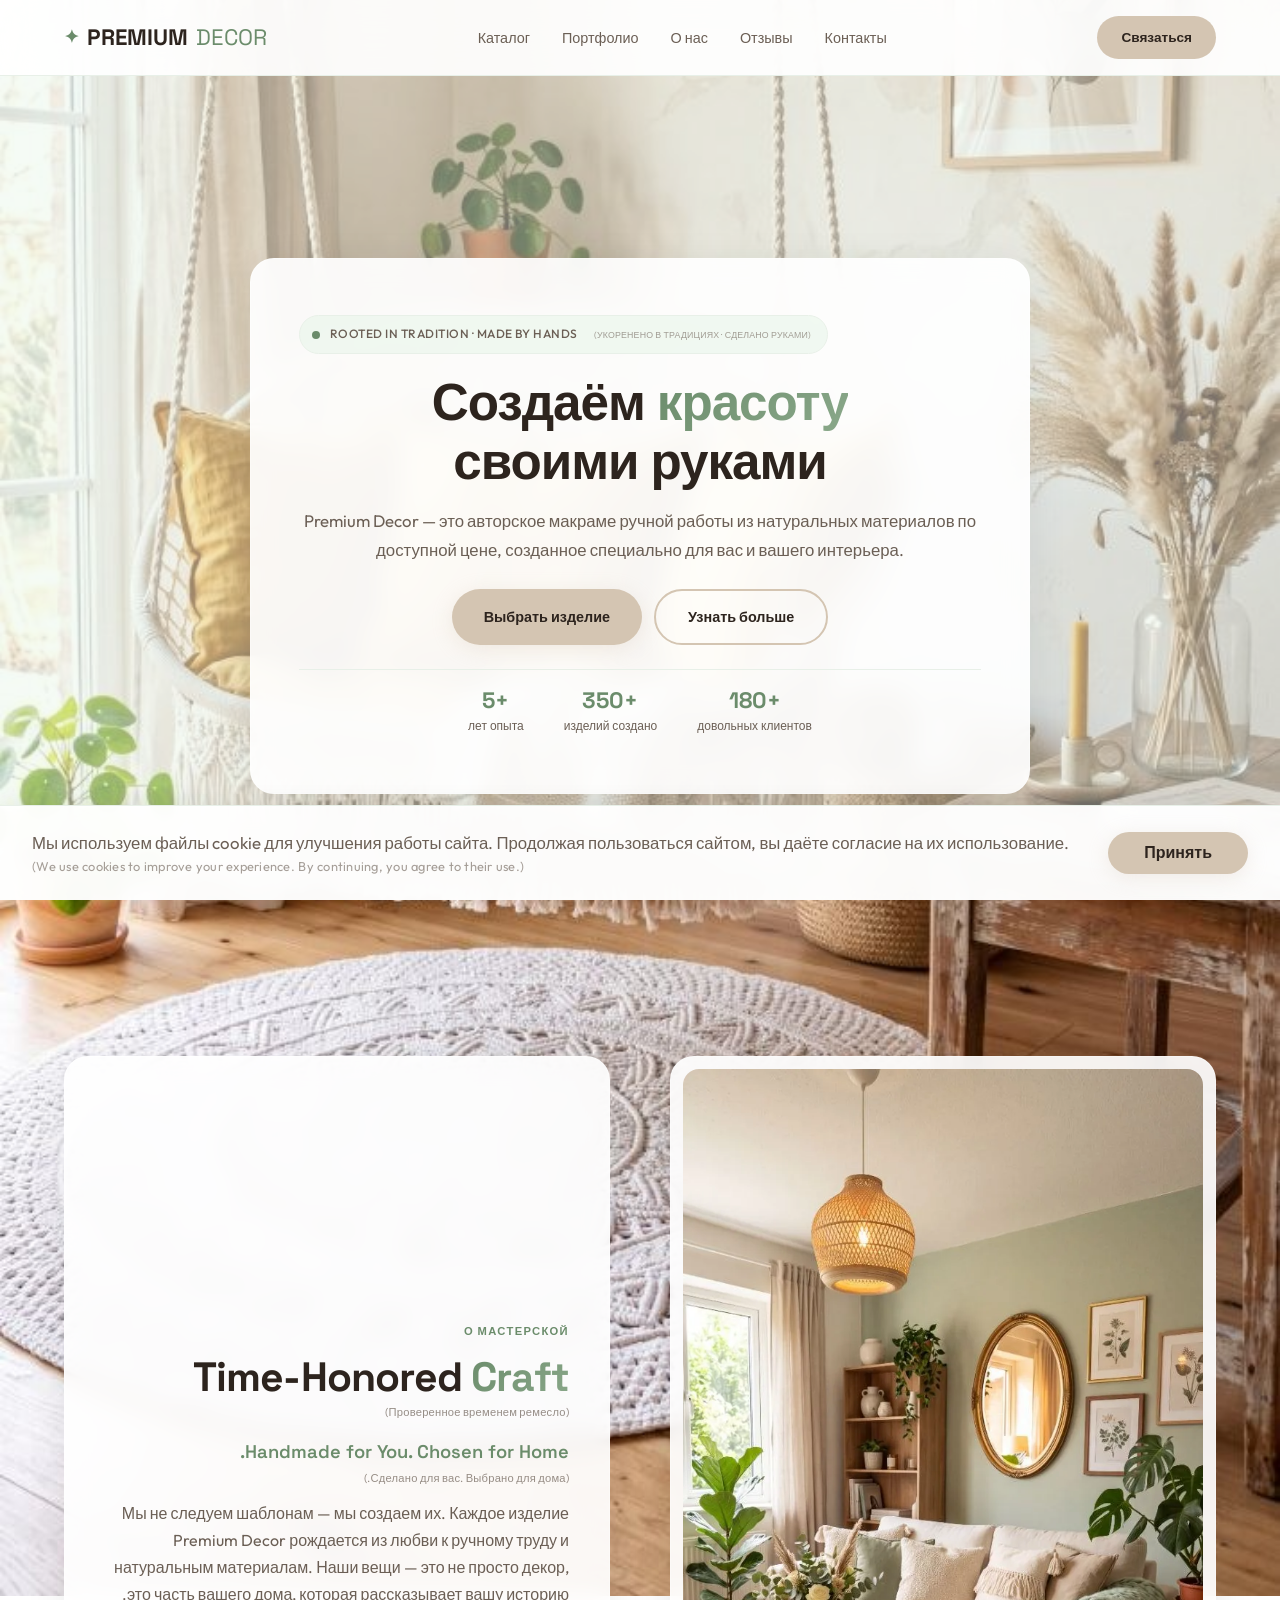
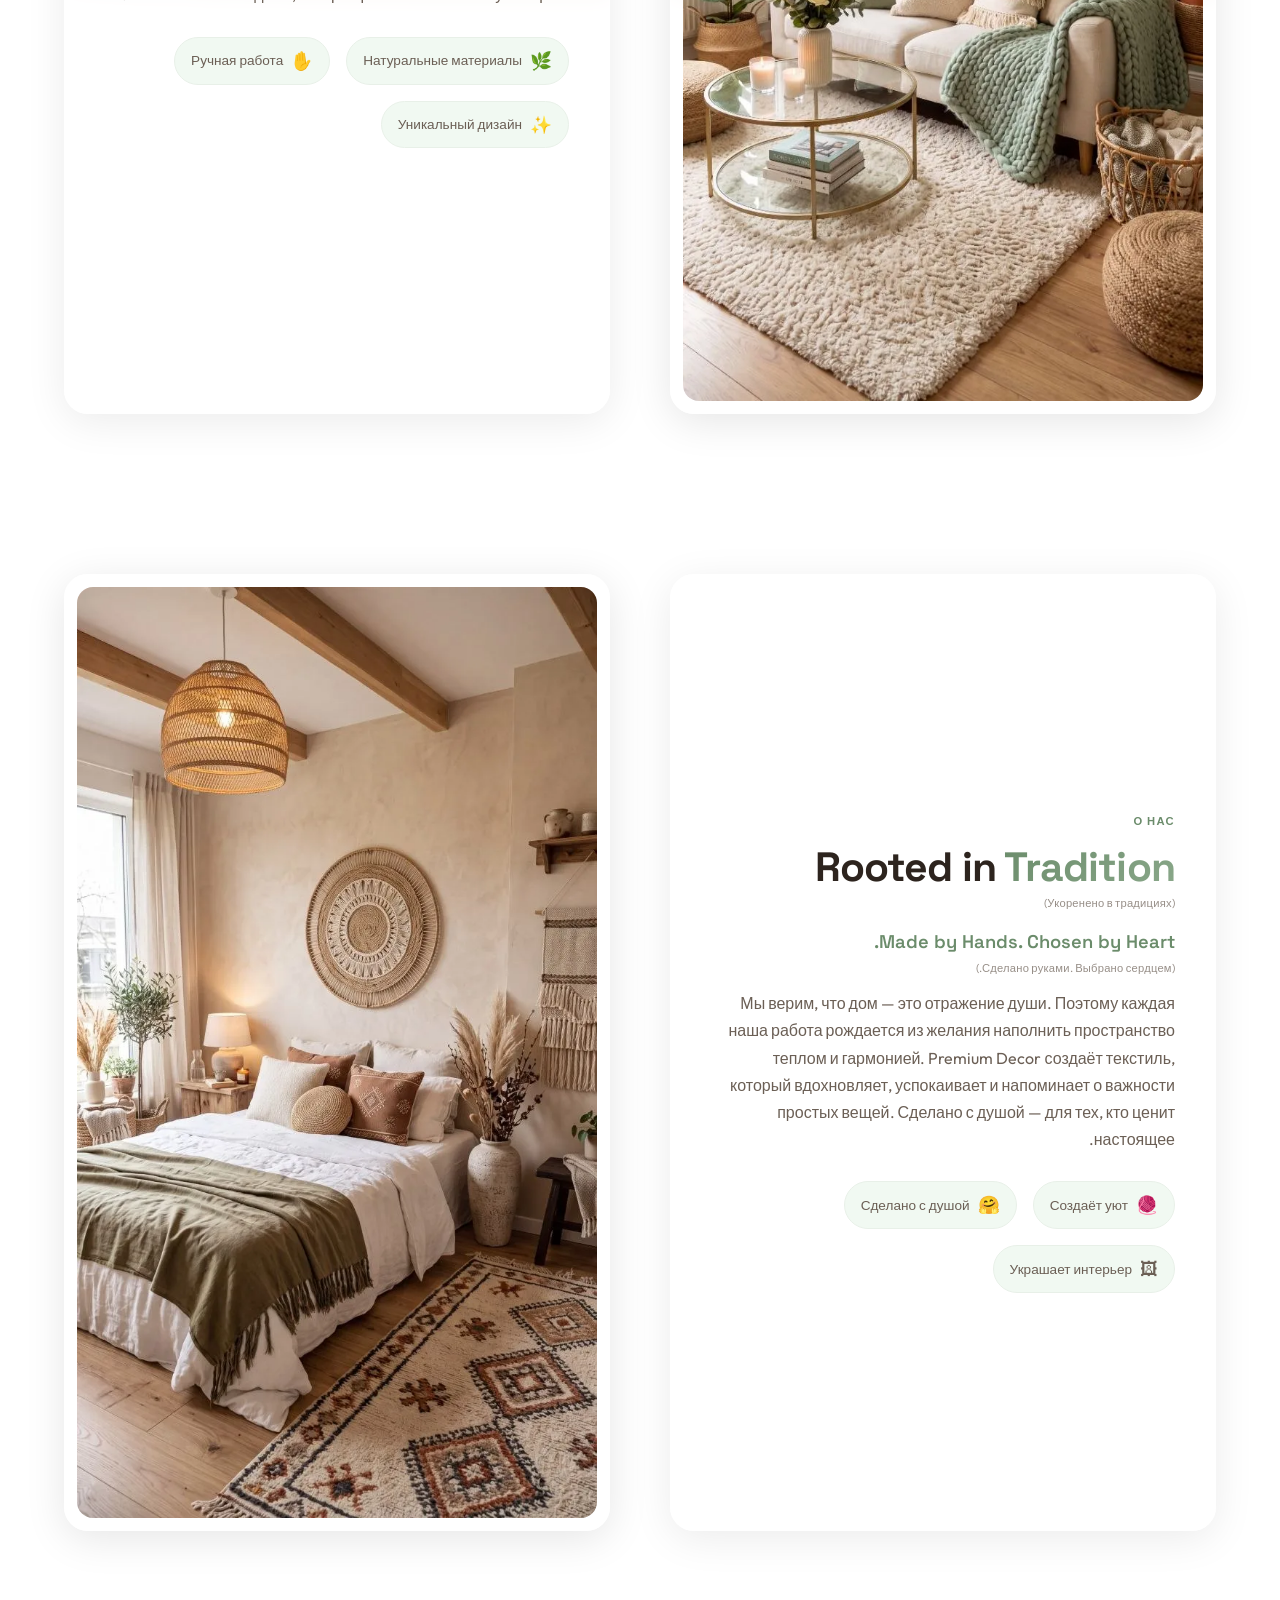
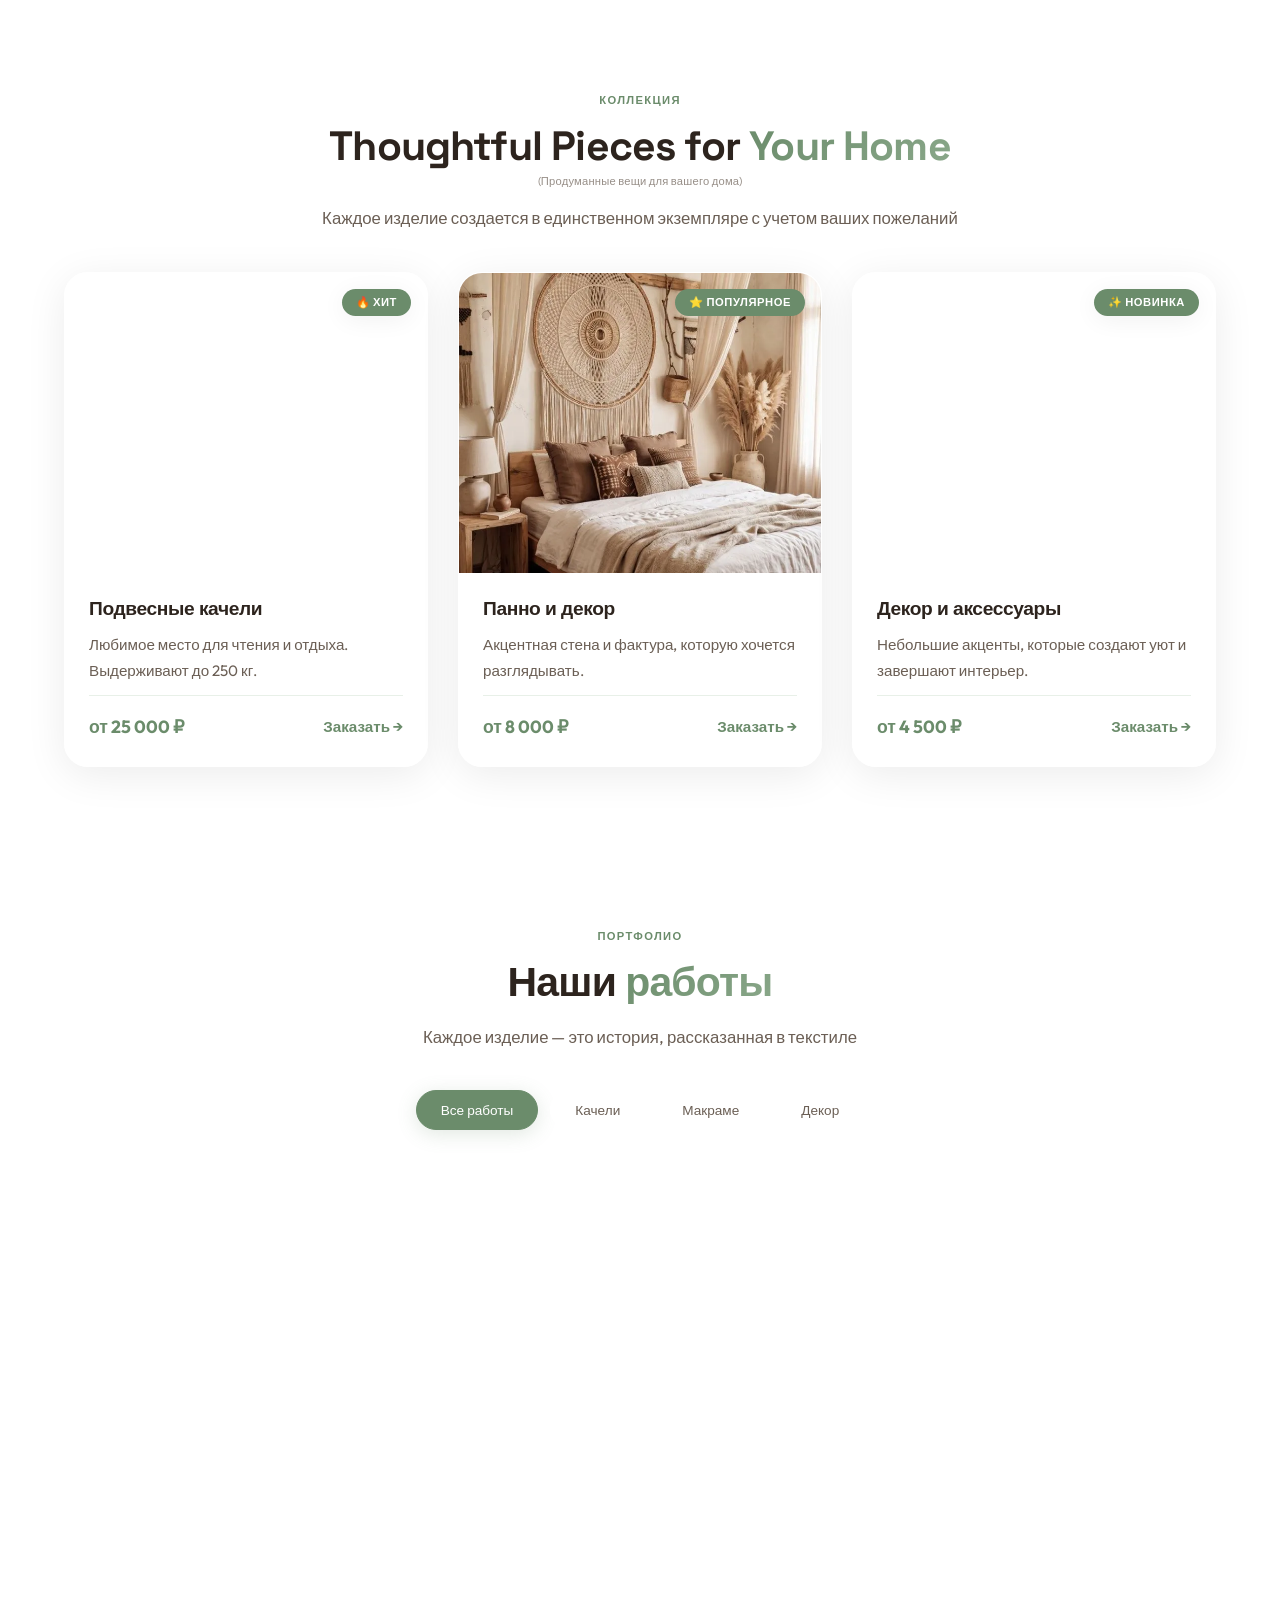
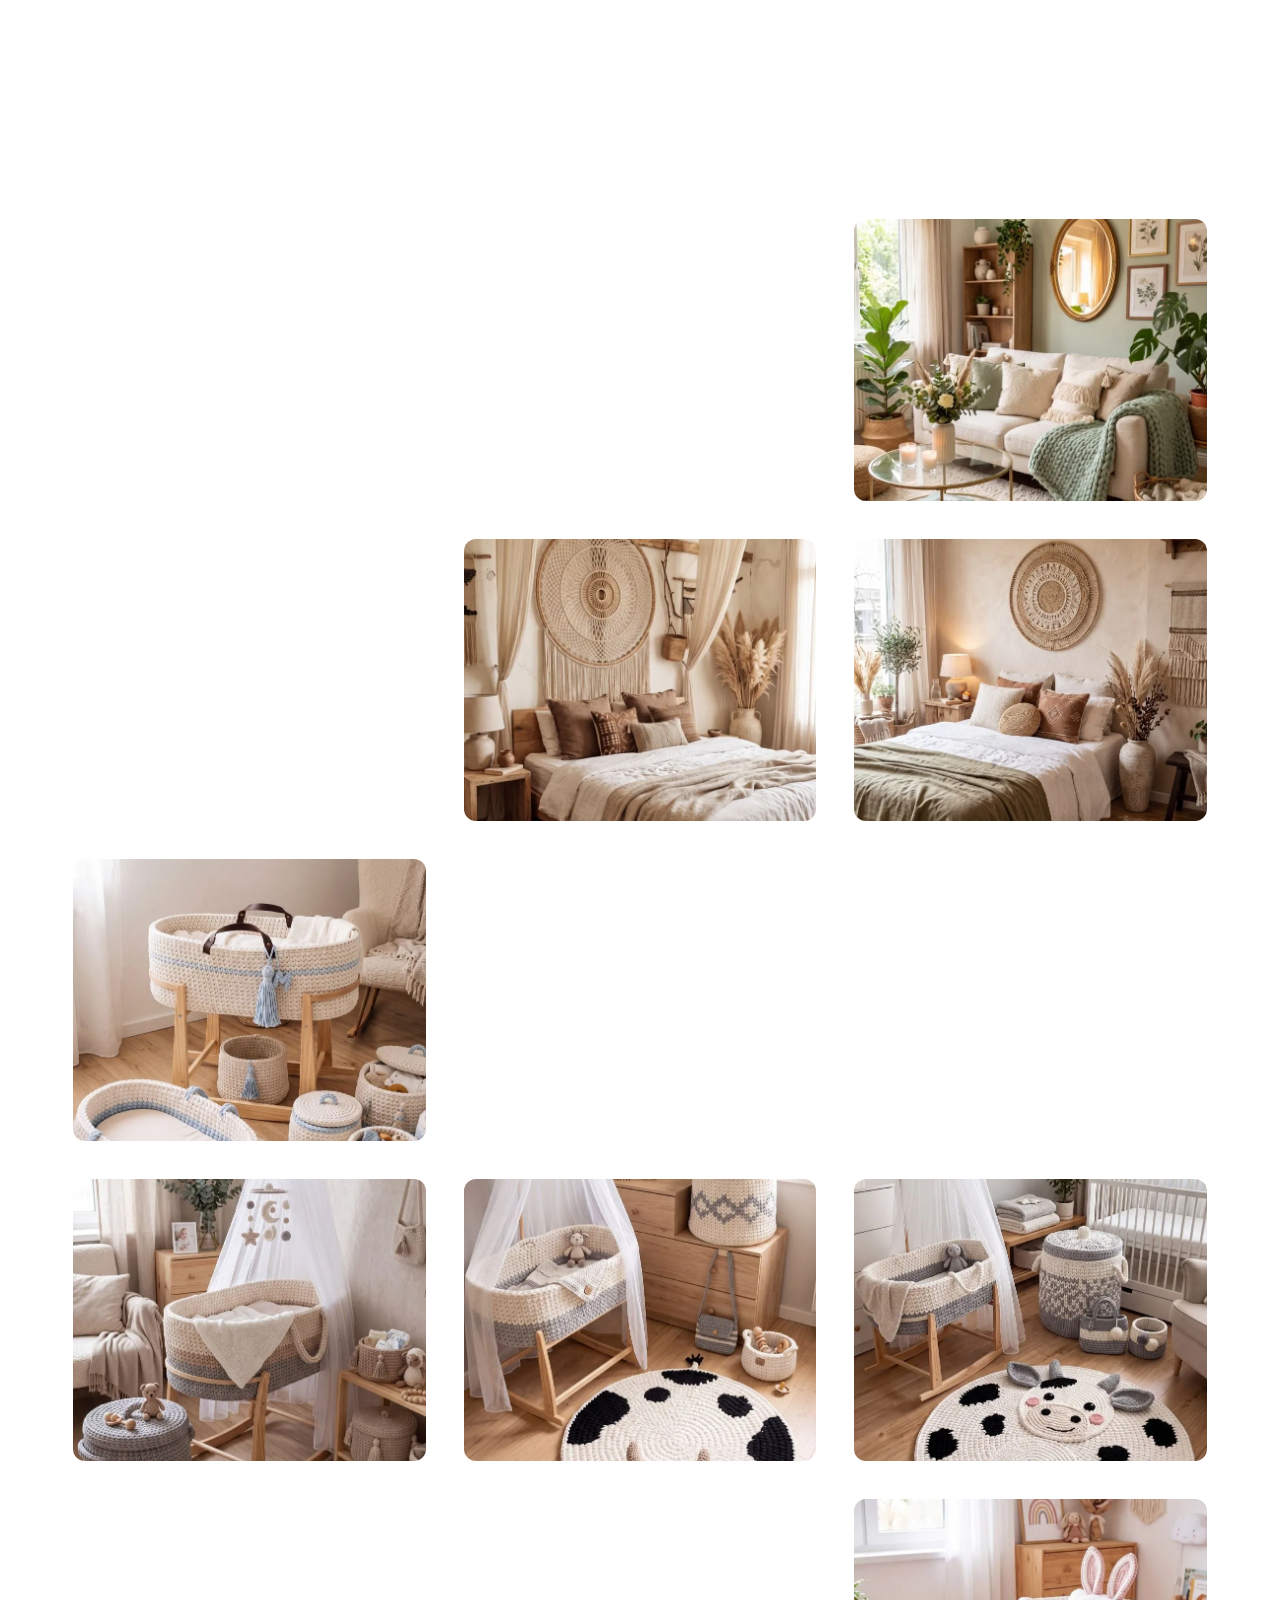
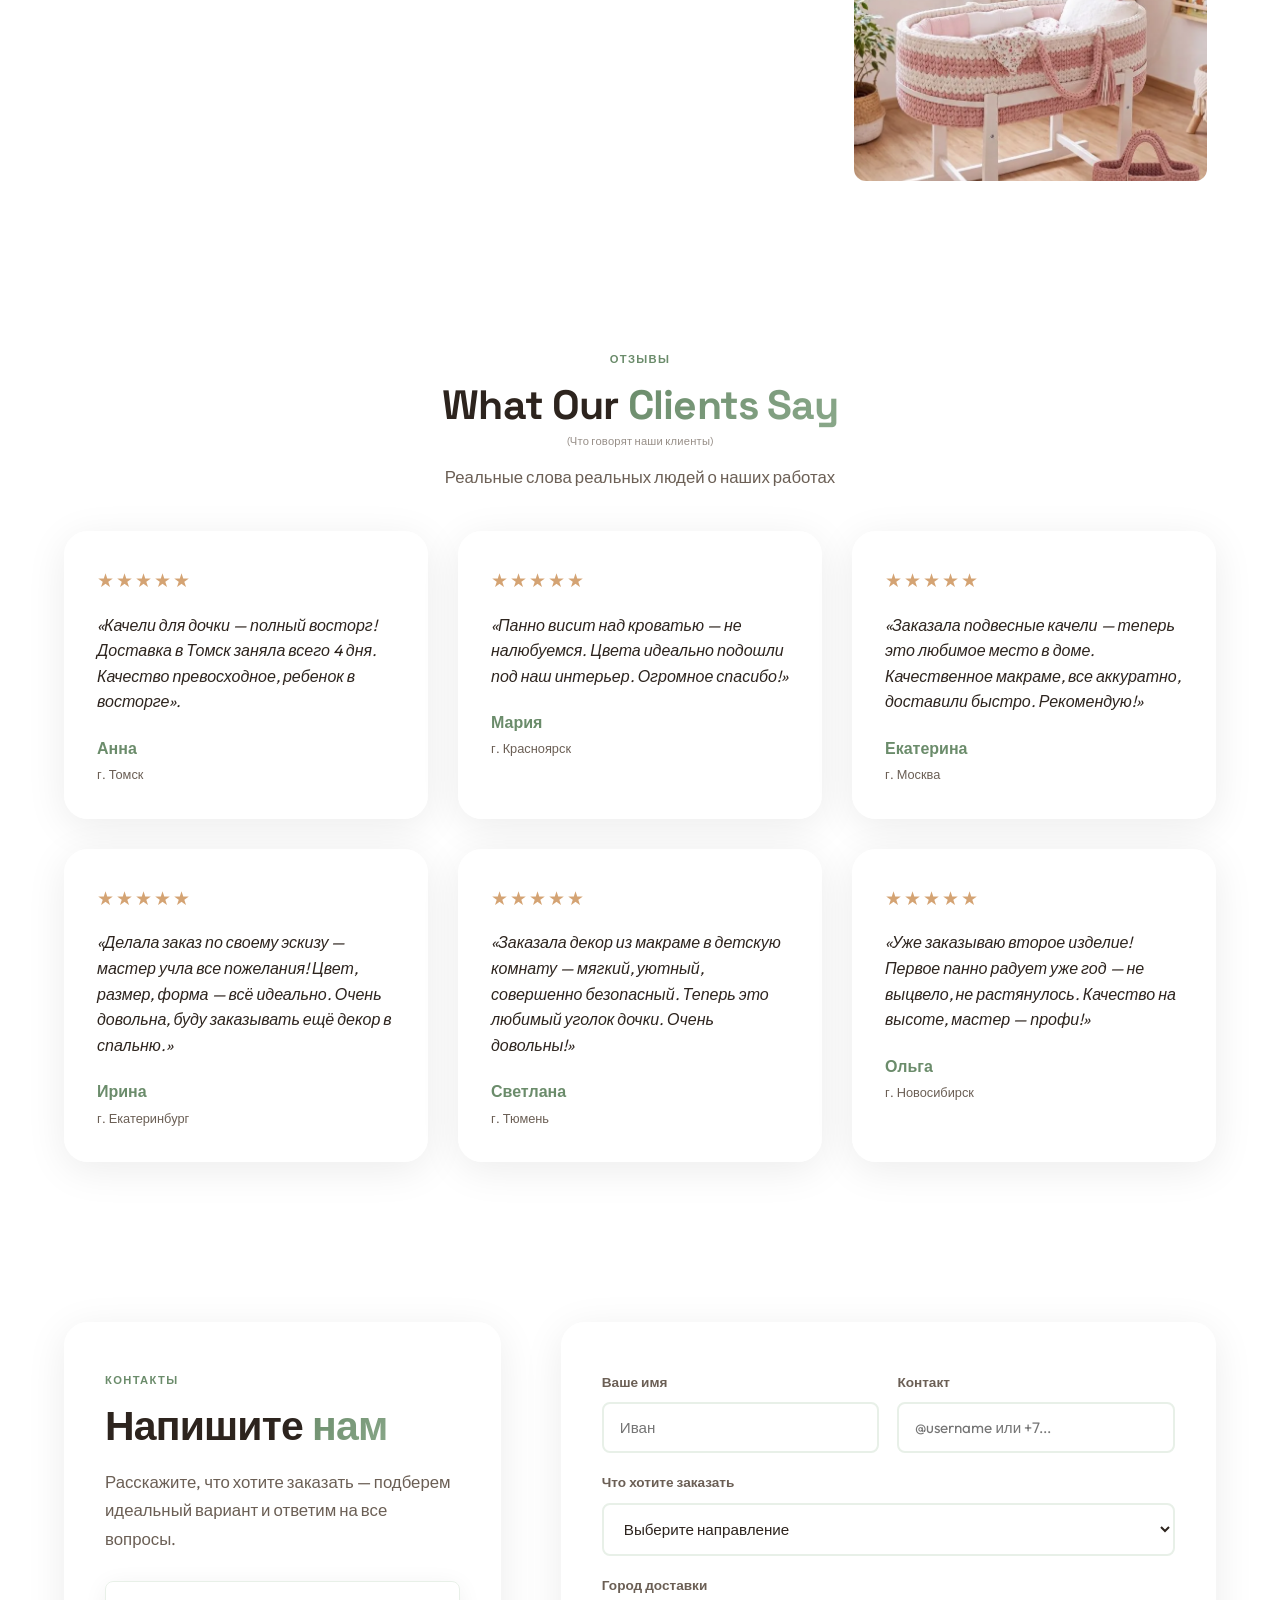
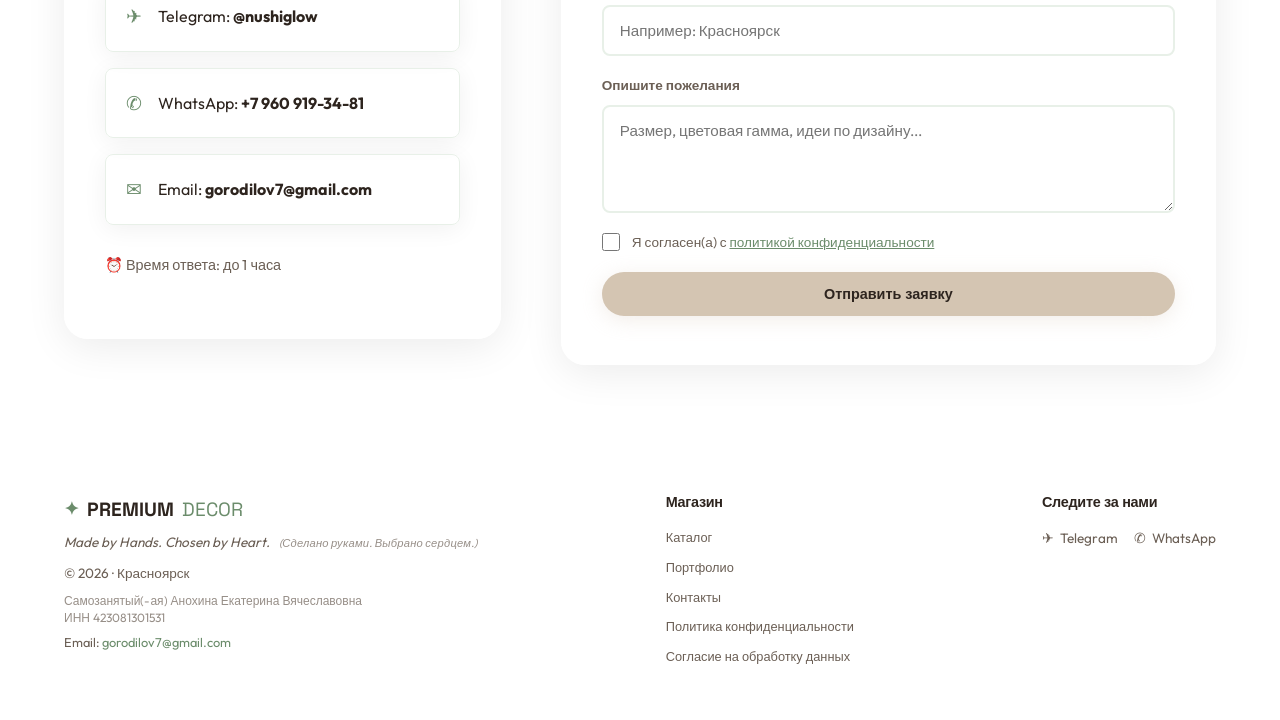
<file: index.html>
<!DOCTYPE html>
<html lang="ru">
<head>
  <meta charset="UTF-8" />
  <meta name="viewport" content="width=device-width, initial-scale=1.0, viewport-fit=cover" />
  
  <title>Premium Decor — Авторское макраме ручной работы</title>
  <meta name="description" content="Premium Decor: авторское макраме, подвесные качели и декор ручной работы. Натуральные материалы, уникальный дизайн." />
  <meta name="robots" content="index, follow" />

  <!-- Open Graph -->
  <meta property="og:title" content="Premium Decor — Макраме ручной работы" />
  <meta property="og:description" content="Вещи, созданные с душой. Макраме, качели, декор — в единственном экземпляре." />
  <meta property="og:type" content="website" />
  <meta property="og:url" content="https://gorodilov7-lang.github.io/" />
  <meta property="og:image" content="assets/img/og.jpg" />

  <meta name="theme-color" content="#E8F5E9" />
  <link rel="canonical" href="https://gorodilov7-lang.github.io/" />

  <!-- Favicon -->
  <link rel="icon" href="data:image/svg+xml,<svg xmlns='http://www.w3.org/2000/svg' viewBox='0 0 100 100'><text y='.9em' font-size='90' fill='%236B4F3C'>P</text></svg>" />

  <!-- Schema.org JSON-LD для LocalBusiness -->
  <script type="application/ld+json">
  {
    "@context": "https://schema.org",
    "@type": "LocalBusiness",
    "name": "Premium Decor",
    "image": "assets/img/og.jpg",
    "address": {
      "@type": "PostalAddress",
      "addressLocality": "Красноярск",
      "addressCountry": "RU"
    },
    "description": "Авторское макраме и декор ручной работы. Подвесные качели, панно, вышивка.",
    "priceRange": "₽₽",
    "telephone": "+79609193481",
    "url": "https://gorodilov7-lang.github.io/"
  }
  </script>

  <!-- Fonts -->
  <link rel="preconnect" href="https://fonts.googleapis.com" />
  <link rel="preconnect" href="https://fonts.gstatic.com" crossorigin />
  <link href="https://fonts.googleapis.com/css2?family=Space+Grotesk:wght@400;500;600;700&family=Outfit:wght@300;400;500;600;700&display=swap" rel="stylesheet" />

  <link rel="stylesheet" href="assets/css/main.css" />
</head>

<body>
  <!-- Skip Link -->
  <a class="skip-link" href="#content">Перейти к содержанию</a>

  <!-- Header -->
  <header class="header" role="banner">
    <div class="container">
      <nav class="navbar" aria-label="Основная навигация">
        <a href="/" class="logo">
          <span class="logo-icon">✦</span>
          PREMIUM<span class="logo-dot">DECOR</span>
        </a>
        
        <button class="burger-menu" aria-label="Открыть меню" aria-expanded="false">
          <span></span>
          <span></span>
          <span></span>
        </button>

        <ul class="nav-links" role="menubar">
          <li role="none"><a href="#catalog" role="menuitem">Каталог</a></li>
          <li role="none"><a href="#gallery" role="menuitem">Портфолио</a></li>
          <li role="none"><a href="#about" role="menuitem">О нас</a></li>
          <li role="none"><a href="#reviews" role="menuitem">Отзывы</a></li>
          <li role="none"><a href="#contacts" role="menuitem">Контакты</a></li>
        </ul>
        <a href="#contacts" class="nav-cta">Связаться</a>
      </nav>
    </div>
  </header>

  <main id="content">
    <!-- Hero Section -->
    <section class="hero" aria-label="Главный баннер">
      <div class="container">
        <div class="hero-grid">
          <div class="hero-content">
            <div class="hero-badge">
              <span class="badge-dot"></span>
              Rooted in Tradition · Made by Hands
              <span class="translate">(Укоренено в традициях · Сделано руками)</span>
            </div>
            <h1 class="hero-title">
              Создаём <span class="highlight">красоту</span><br />
              своими руками
            </h1>
            <p class="hero-subtitle">
              Premium Decor — это авторское макраме ручной работы из натуральных материалов по доступной цене, 
              созданное специально для вас и вашего интерьера.
            </p>
            <div class="hero-actions">
              <a href="#catalog" class="btn btn-primary">Выбрать изделие</a>
              <a href="#about-philosophy" class="btn btn-ghost">Узнать больше</a>
            </div>
            <div class="hero-stats">
              <div class="stat-item">
                <span class="stat-number">5+</span>
                <span class="stat-label">лет опыта</span>
              </div>
              <div class="stat-item">
                <span class="stat-number">350+</span>
                <span class="stat-label">изделий создано</span>
              </div>
              <div class="stat-item">
                <span class="stat-number">180+</span>
                <span class="stat-label">довольных клиентов</span>
              </div>
            </div>
          </div>
        </div>
      </div>
    </section>

    <!-- About Section (история) -->
    <section class="about" id="about-history" aria-label="История мастерской">
      <div class="container">
        <div class="about-grid">
          <figure class="about-media">
            <picture>
              <source srcset="assets/img/works/IMG_09.webp" type="image/webp" />
              <img src="assets/img/works/IMG_09.jpg" alt="Процесс создания макраме" loading="lazy" decoding="async" width="500" height="380" />
            </picture>
          </figure>
          <div class="about-text">
            <p class="section-eyebrow">О мастерской</p>
            <h2 class="section-title">Time-Honored <span class="highlight">Craft</span>
              <span class="translate">(Проверенное временем ремесло)</span>
            </h2>
            <p class="about-lead">
              Handmade for You. Chosen for Home.
              <span class="translate">(Сделано для вас. Выбрано для дома.)</span>
            </p>
            <p class="about-body">
              Мы не следуем шаблонам — мы создаем их. Каждое изделие Premium Decor рождается 
              из любви к ручному труду и натуральным материалам. Наши вещи — это не просто декор, 
              это часть вашего дома, которая рассказывает вашу историю.
            </p>
            <div class="about-features">
              <div class="feature">
                <span class="feature-icon" aria-hidden="true">🌿</span>
                <span>Натуральные материалы</span>
              </div>
              <div class="feature">
                <span class="feature-icon" aria-hidden="true">✋</span>
                <span>Ручная работа</span>
              </div>
              <div class="feature">
                <span class="feature-icon" aria-hidden="true">✨</span>
                <span>Уникальный дизайн</span>
              </div>
            </div>
          </div>
        </div>
      </div>
    </section>

    <!-- About Section (философия) -->
    <section class="about" id="about-philosophy" aria-label="Философия мастерской">
      <div class="container">
        <div class="about-grid">
          <div class="about-text">
            <p class="section-eyebrow">О нас</p>
            <h2 class="section-title">Rooted in <span class="highlight">Tradition</span>
              <span class="translate">(Укоренено в традициях)</span>
            </h2>
            <p class="about-lead">
              Made by Hands. Chosen by Heart.
              <span class="translate">(Сделано руками. Выбрано сердцем.)</span>
            </p>
            <p class="about-body">
              Мы верим, что дом — это отражение души. Поэтому каждая наша работа рождается из желания наполнить пространство теплом и гармонией. Premium Decor создаёт текстиль, который вдохновляет, успокаивает и напоминает о важности простых вещей. Сделано с душой — для тех, кто ценит настоящее.
            </p>
            <div class="about-features">
              <div class="feature">
                <span class="feature-icon" aria-hidden="true">🧶</span>
                <span>Создаёт уют</span>
              </div>
              <div class="feature">
                <span class="feature-icon" aria-hidden="true">🤗</span>
                <span>Сделано с душой</span>
              </div>
              <div class="feature">
                <span class="feature-icon" aria-hidden="true">🖼</span>
                <span>Украшает интерьер</span>
              </div>
            </div>
          </div>
          <figure class="about-media">
            <picture>
              <source srcset="assets/img/works/IMG_12.webp" type="image/webp" />
              <img src="assets/img/works/IMG_12.jpg" alt="Процесс создания макраме" loading="lazy" decoding="async" width="500" height="380" />
            </picture>
          </figure>
        </div>
      </div>
    </section>

    <!-- Catalog Section -->
    <section class="catalog" id="catalog" aria-label="Каталог изделий">
      <div class="container">
        <div class="section-header">
          <p class="section-eyebrow">Коллекция</p>
          <h2 class="section-title">Thoughtful Pieces for <span class="highlight">Your Home</span>
            <span class="translate">(Продуманные вещи для вашего дома)</span>
          </h2>
          <p class="section-subtitle">Каждое изделие создается в единственном экземпляре с учетом ваших пожеланий</p>
        </div>

        <div class="catalog-grid">
          <article class="catalog-card">
            <div class="card-image">
              <picture>
                <source srcset="assets/img/works/IMG_05.webp" type="image/webp" />
                <img src="assets/img/works/IMG_05.jpg" alt="Подвесные качели" loading="lazy" decoding="async" width="400" height="300" />
              </picture>
              <div class="card-badge">🔥 Хит</div>
            </div>
            <div class="card-body">
              <h3 class="card-title">Подвесные качели</h3>
              <p class="card-text">Любимое место для чтения и отдыха. Выдерживают до 250 кг.</p>
              <div class="card-footer">
                <span class="price">от 25 000 ₽</span>
                <a href="#contacts" class="card-link">Заказать →</a>
              </div>
            </div>
          </article>

          <article class="catalog-card">
            <div class="card-image">
              <picture>
                <source srcset="assets/img/works/IMG_11.webp" type="image/webp" />
                <img src="assets/img/works/IMG_11.jpg" alt="Панно из макраме" loading="lazy" decoding="async" width="400" height="300" />
              </picture>
              <div class="card-badge">⭐ Популярное</div>
            </div>
            <div class="card-body">
              <h3 class="card-title">Панно и декор</h3>
              <p class="card-text">Акцентная стена и фактура, которую хочется разглядывать.</p>
              <div class="card-footer">
                <span class="price">от 8 000 ₽</span>
                <a href="#contacts" class="card-link">Заказать →</a>
              </div>
            </div>
          </article>

          <article class="catalog-card">
            <div class="card-image">
              <picture>
                <source srcset="assets/img/works/IMG_07.webp" type="image/webp" />
                <img src="assets/img/works/IMG_07.jpg" alt="Декор из макраме" loading="lazy" decoding="async" width="400" height="300" />
              </picture>
              <div class="card-badge">✨ Новинка</div>
            </div>
            <div class="card-body">
              <h3 class="card-title">Декор и аксессуары</h3>
              <p class="card-text">Небольшие акценты, которые создают уют и завершают интерьер.</p>
              <div class="card-footer">
                <span class="price">от 4 500 ₽</span>
                <a href="#contacts" class="card-link">Заказать →</a>
              </div>
            </div>
          </article>
        </div>
      </div>
    </section>

    <!-- Gallery Section -->
    <section class="gallery" id="gallery" aria-label="Портфолио работ">
      <div class="container">
        <div class="section-header">
          <p class="section-eyebrow">Портфолио</p>
          <h2 class="section-title">Наши <span class="highlight">работы</span></h2>
          <p class="section-subtitle">Каждое изделие — это история, рассказанная в текстиле</p>
        </div>

        <div class="gallery-filters" role="tablist">
          <button class="filter-btn active" data-filter="all" role="tab" aria-selected="true">Все работы</button>
          <button class="filter-btn" data-filter="swing" role="tab" aria-selected="false">Качели</button>
          <button class="filter-btn" data-filter="macrame" role="tab" aria-selected="false">Макраме</button>
          <button class="filter-btn" data-filter="embroidery" role="tab" aria-selected="false">Декор</button>
        </div>

        <div class="gallery-grid" id="gallery-grid" role="list">
          <!-- Заполняется через JavaScript -->
        </div>
      </div>
    </section>

    <!-- Reviews Section -->
    <section class="reviews" id="reviews" aria-label="Отзывы клиентов">
      <div class="container">
        <div class="section-header">
          <p class="section-eyebrow">Отзывы</p>
          <h2 class="section-title">What Our <span class="highlight">Clients Say</span>
            <span class="translate">(Что говорят наши клиенты)</span>
          </h2>
          <p class="section-subtitle">Реальные слова реальных людей о наших работах</p>
        </div>

        <div class="reviews-grid">
          <blockquote class="review-card">
            <div class="review-stars" aria-hidden="true">★★★★★</div>
            <p class="review-text">«Качели для дочки — полный восторг! Доставка в Томск заняла всего 4 дня. Качество превосходное, ребенок в восторге».</p>
            <footer class="review-author">
              <cite>Анна</cite>
              <span class="review-location">г. Томск</span>
            </footer>
          </blockquote>

          <blockquote class="review-card">
            <div class="review-stars" aria-hidden="true">★★★★★</div>
            <p class="review-text">«Панно висит над кроватью — не налюбуемся. Цвета идеально подошли под наш интерьер. Огромное спасибо!»</p>
            <footer class="review-author">
              <cite>Мария</cite>
              <span class="review-location">г. Красноярск</span>
            </footer>
          </blockquote>

          <blockquote class="review-card">
            <div class="review-stars" aria-hidden="true">★★★★★</div>
            <p class="review-text">«Заказала подвесные качели — теперь это любимое место в доме. Качественное макраме, все аккуратно, доставили быстро. Рекомендую!»</p>
            <footer class="review-author">
              <cite>Екатерина</cite>
              <span class="review-location">г. Москва</span>
            </footer>
          </blockquote>

          <blockquote class="review-card">
            <div class="review-stars" aria-hidden="true">★★★★★</div>
            <p class="review-text">«Делала заказ по своему эскизу — мастер учла все пожелания! Цвет, размер, форма — всё идеально. Очень довольна, буду заказывать ещё декор в спальню.»</p>
            <footer class="review-author">
              <cite>Ирина</cite>
              <span class="review-location">г. Екатеринбург</span>
            </footer>
          </blockquote>

          <blockquote class="review-card">
            <div class="review-stars" aria-hidden="true">★★★★★</div>
            <p class="review-text">«Заказала декор из макраме в детскую комнату — мягкий, уютный, совершенно безопасный. Теперь это любимый уголок дочки. Очень довольны!»</p>
            <footer class="review-author">
              <cite>Светлана</cite>
              <span class="review-location">г. Тюмень</span>
            </footer>
          </blockquote>

          <blockquote class="review-card">
            <div class="review-stars" aria-hidden="true">★★★★★</div>
            <p class="review-text">«Уже заказываю второе изделие! Первое панно радует уже год — не выцвело, не растянулось. Качество на высоте, мастер — профи!»</p>
            <footer class="review-author">
              <cite>Ольга</cite>
              <span class="review-location">г. Новосибирск</span>
            </footer>
          </blockquote>
        </div>
      </div>
    </section>

    <!-- Contact Section -->
    <section class="contact" id="contacts" aria-label="Контакты">
      <div class="container">
        <div class="contact-grid">
          <div class="contact-info">
            <p class="section-eyebrow">Контакты</p>
            <h2 class="section-title">Напишите <span class="highlight">нам</span></h2>
            <p class="contact-lead">
              Расскажите, что хотите заказать — подберем идеальный вариант и ответим на все вопросы.
            </p>
            <div class="contact-details">
              <a href="https://t.me/nushiglow" class="contact-link" target="_blank" rel="noopener noreferrer">
                <span class="contact-icon" aria-hidden="true">✈</span>
                <span>Telegram: <strong>@nushiglow</strong></span>
              </a>
              <a href="https://wa.me/79609193481" class="contact-link" target="_blank" rel="noopener noreferrer">
                <span class="contact-icon" aria-hidden="true">✆</span>
                <span>WhatsApp: <strong>+7 960 919-34-81</strong></span>
              </a>
			  <a href="mailto:gorodilov7@gmail.com" class="contact-link" target="_blank" rel="noopener noreferrer">
				<span class="contact-icon" aria-hidden="true">✉</span>
				<span>Email: <strong>gorodilov7@gmail.com</strong></span>
			  </a>
              <div class="contact-hours">
                <span>⏰ Время ответа: до 1 часа</span>
              </div>
            </div>
          </div>

          <form class="contact-form" id="contactForm" name="order" method="POST">
            <div class="form-row">
              <label class="field">
                <span class="field-label">Ваше имя</span>
                <input type="text" name="name" required placeholder="Иван" maxlength="100" />
              </label>

              <label class="field">
                <span class="field-label">Контакт</span>
                <input type="text" name="contact" required placeholder="@username или +7..." maxlength="100" />
              </label>
            </div>

            <label class="field">
              <span class="field-label">Что хотите заказать</span>
              <select name="direction" required>
                <option value="" disabled selected>Выберите направление</option>
                <option value="swing">Подвесные качели</option>
                <option value="macrame">Панно / декор</option>
                <option value="other">Другое</option>
              </select>
            </label>

            <label class="field">
              <span class="field-label">Город доставки</span>
              <input type="text" name="city" placeholder="Например: Красноярск" maxlength="100" />
            </label>

            <label class="field">
              <span class="field-label">Опишите пожелания</span>
              <textarea name="message" rows="4" placeholder="Размер, цветовая гамма, идеи по дизайну..." maxlength="2000"></textarea>
            </label>

            <label class="consent-checkbox">
              <input type="checkbox" name="consent" value="yes" required />
              <span>Я согласен(а) с <a href="/privacy/index.html" target="_blank" class="consent-link">политикой конфиденциальности</a></span>
            </label>

            <button type="submit" class="btn btn-primary btn-full">
              Отправить заявку
            </button>
          </form>
        </div>
      </div>
    </section>
  </main>

  <!-- Footer -->
  <footer class="footer" role="contentinfo">
    <div class="container">
      <div class="footer-grid">
        <div>
          <a href="/" class="logo logo-footer">
            <span class="logo-icon">✦</span>
            PREMIUM<span class="logo-dot">DECOR</span>
          </a>
          <p class="footer-tagline">Made by Hands. Chosen by Heart. <span class="translate">(Сделано руками. Выбрано сердцем.)</span></p>
          <p class="footer-copy">© 2026 · Красноярск</p>
          <p class="footer-owner">Самозанятый(-ая) Анохина Екатерина Вячеславовна<br>ИНН 423081301531</p>
		  <p class="footer-email">Email: <a href="mailto:gorodilov7@gmail.com">gorodilov7@gmail.com</a>
		  </p>
        </div>

        <div class="footer-links">
          <h4>Магазин</h4>
          <a href="#catalog">Каталог</a>
          <a href="#gallery">Портфолио</a>
          <a href="#contacts">Контакты</a>
          <a href="/privacy/index.html">Политика конфиденциальности</a>
          <a href="/consent/index.html">Согласие на обработку данных</a>
        </div>

        <div class="footer-social">
          <h4>Следите за нами</h4>
          <div class="social-links">
            <a href="https://t.me/nushiglow" target="_blank" rel="noopener noreferrer" aria-label="Telegram">
              <span aria-hidden="true">✈</span> Telegram
            </a>
            <a href="https://wa.me/79609193481" target="_blank" rel="noopener noreferrer" aria-label="WhatsApp">
              <span aria-hidden="true">✆</span> WhatsApp
            </a>
          </div>
        </div>
      </div>
    </div>
  </footer>

  <!-- Lightbox -->
  <div class="lightbox" hidden aria-hidden="true" role="dialog" aria-modal="true">
    <button class="lb-close" type="button" aria-label="Закрыть просмотр">✕</button>
    <div class="lb-content">
      <img class="lb-img" alt="" />
      <p class="lb-caption"></p>
    </div>
  </div>

  <!-- Back to Top -->
  <button class="back-to-top" id="backToTop" aria-label="Вернуться наверх" hidden>
    <span aria-hidden="true">↑</span>
  </button>

  <!-- Cookie Consent Banner (требование РКН) -->
  <div class="cookie-banner" id="cookieBanner">
    <p>
      Мы используем файлы cookie для улучшения работы сайта. Продолжая пользоваться сайтом, вы даёте согласие на их использование.
      <span class="translate">(We use cookies to improve your experience. By continuing, you agree to their use.)</span>
    </p>
    <button class="btn btn-primary cookie-accept" id="cookieAccept">Принять</button>
  </div>

  <script src="assets/js/script.js" defer></script>
</body>
</html>
</file>
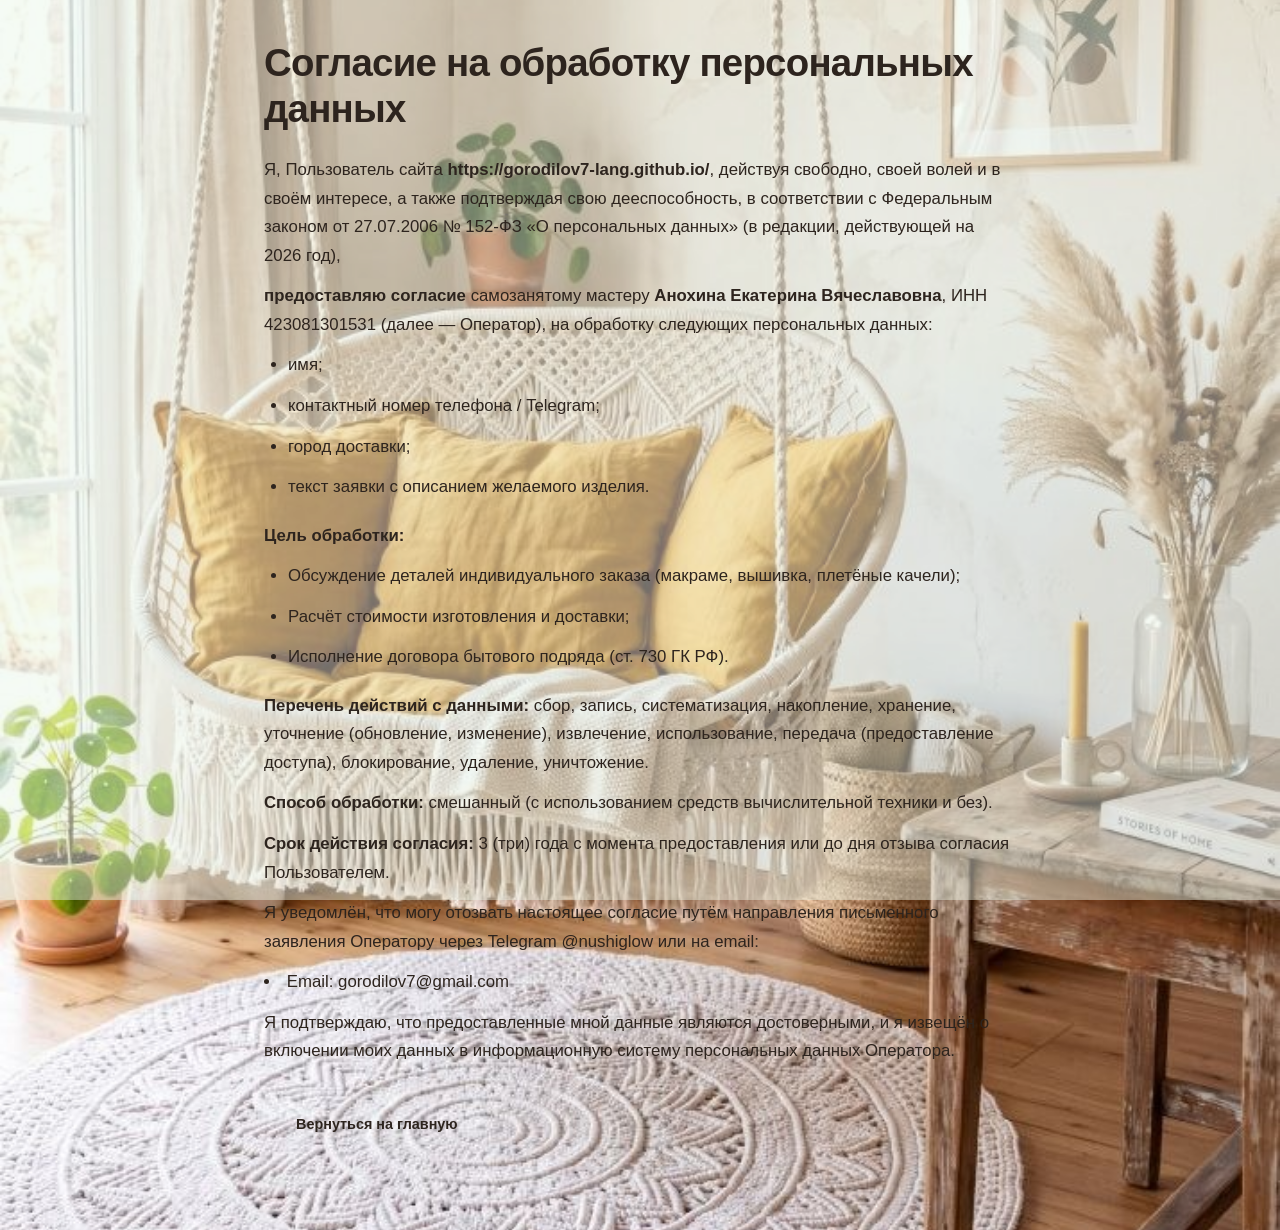
<file: consent/index.html>
<!doctype html>
<html lang="ru">
<head>
  <meta charset="utf-8">
  <meta name="viewport" content="width=device-width, initial-scale=1">
  <title>Согласие на обработку персональных данных — Premium Decor</title>
  <meta name="robots" content="noindex, follow">
  <link rel="stylesheet" href="/assets/css/main.css">
  <style>
    .consent-page {
      max-width: 800px;
      margin: 0 auto;
      padding: 40px 24px 80px;
    }
    .consent-page h1 {
      font-size: clamp(1.8rem, 4vw, 2.4rem);
      margin-bottom: 24px;
    }
    .consent-page p, .consent-page li {
      font-size: 1.05rem;
      line-height: 1.7;
      margin-bottom: 12px;
    }
    .consent-page ul {
      padding-left: 24px;
      margin-bottom: 20px;
    }
  </style>
</head>
<body>
  <main class="consent-page">
    <h1>Согласие на обработку персональных данных</h1>

    <p>
      Я, Пользователь сайта <strong>https://gorodilov7-lang.github.io/</strong>,
      действуя свободно, своей волей и в своём интересе, а также подтверждая свою дееспособность,
      в соответствии с Федеральным законом от 27.07.2006 № 152-ФЗ «О персональных данных»
      (в редакции, действующей на 2026 год),
    </p>

    <p><strong>предоставляю согласие</strong> самозанятому мастеру
    <strong>Анохина Екатерина Вячеславовна</strong>, ИНН 423081301531 (далее — Оператор), на обработку
    следующих персональных данных:</p>

    <ul>
      <li>имя;</li>
      <li>контактный номер телефона / Telegram;</li>
      <li>город доставки;</li>
      <li>текст заявки с описанием желаемого изделия.</li>
    </ul>

    <p><strong>Цель обработки:</strong></p>
    <ul>
      <li>Обсуждение деталей индивидуального заказа (макраме, вышивка, плетёные качели);</li>
      <li>Расчёт стоимости изготовления и доставки;</li>
      <li>Исполнение договора бытового подряда (ст. 730 ГК РФ).</li>
    </ul>

    <p><strong>Перечень действий с данными:</strong> сбор, запись, систематизация, накопление,
    хранение, уточнение (обновление, изменение), извлечение, использование,
    передача (предоставление доступа), блокирование, удаление, уничтожение.</p>

    <p><strong>Способ обработки:</strong> смешанный (с использованием средств вычислительной техники и без).</p>

    <p><strong>Срок действия согласия:</strong> 3 (три) года с момента предоставления
    или до дня отзыва согласия Пользователем.</p>

    <p>
      Я уведомлён, что могу отозвать настоящее согласие путём направления письменного заявления
      Оператору через Telegram <a href="https://t.me/nushiglow" target="_blank" rel="noopener noreferrer">@nushiglow</a>
      или на email: <li>Email: <a href="mailto:gorodilov7@gmail.com">gorodilov7@gmail.com</a>
	  </li>
    </p>

    <p>
      Я подтверждаю, что предоставленные мной данные являются достоверными,
      и я извещён о включении моих данных в информационную систему персональных данных Оператора.
    </p>

    <div style="margin-top: 32px;">
      <a href="/" class="btn secondary">Вернуться на главную</a>
    </div>
  </main>
</body>
</html>
</file>
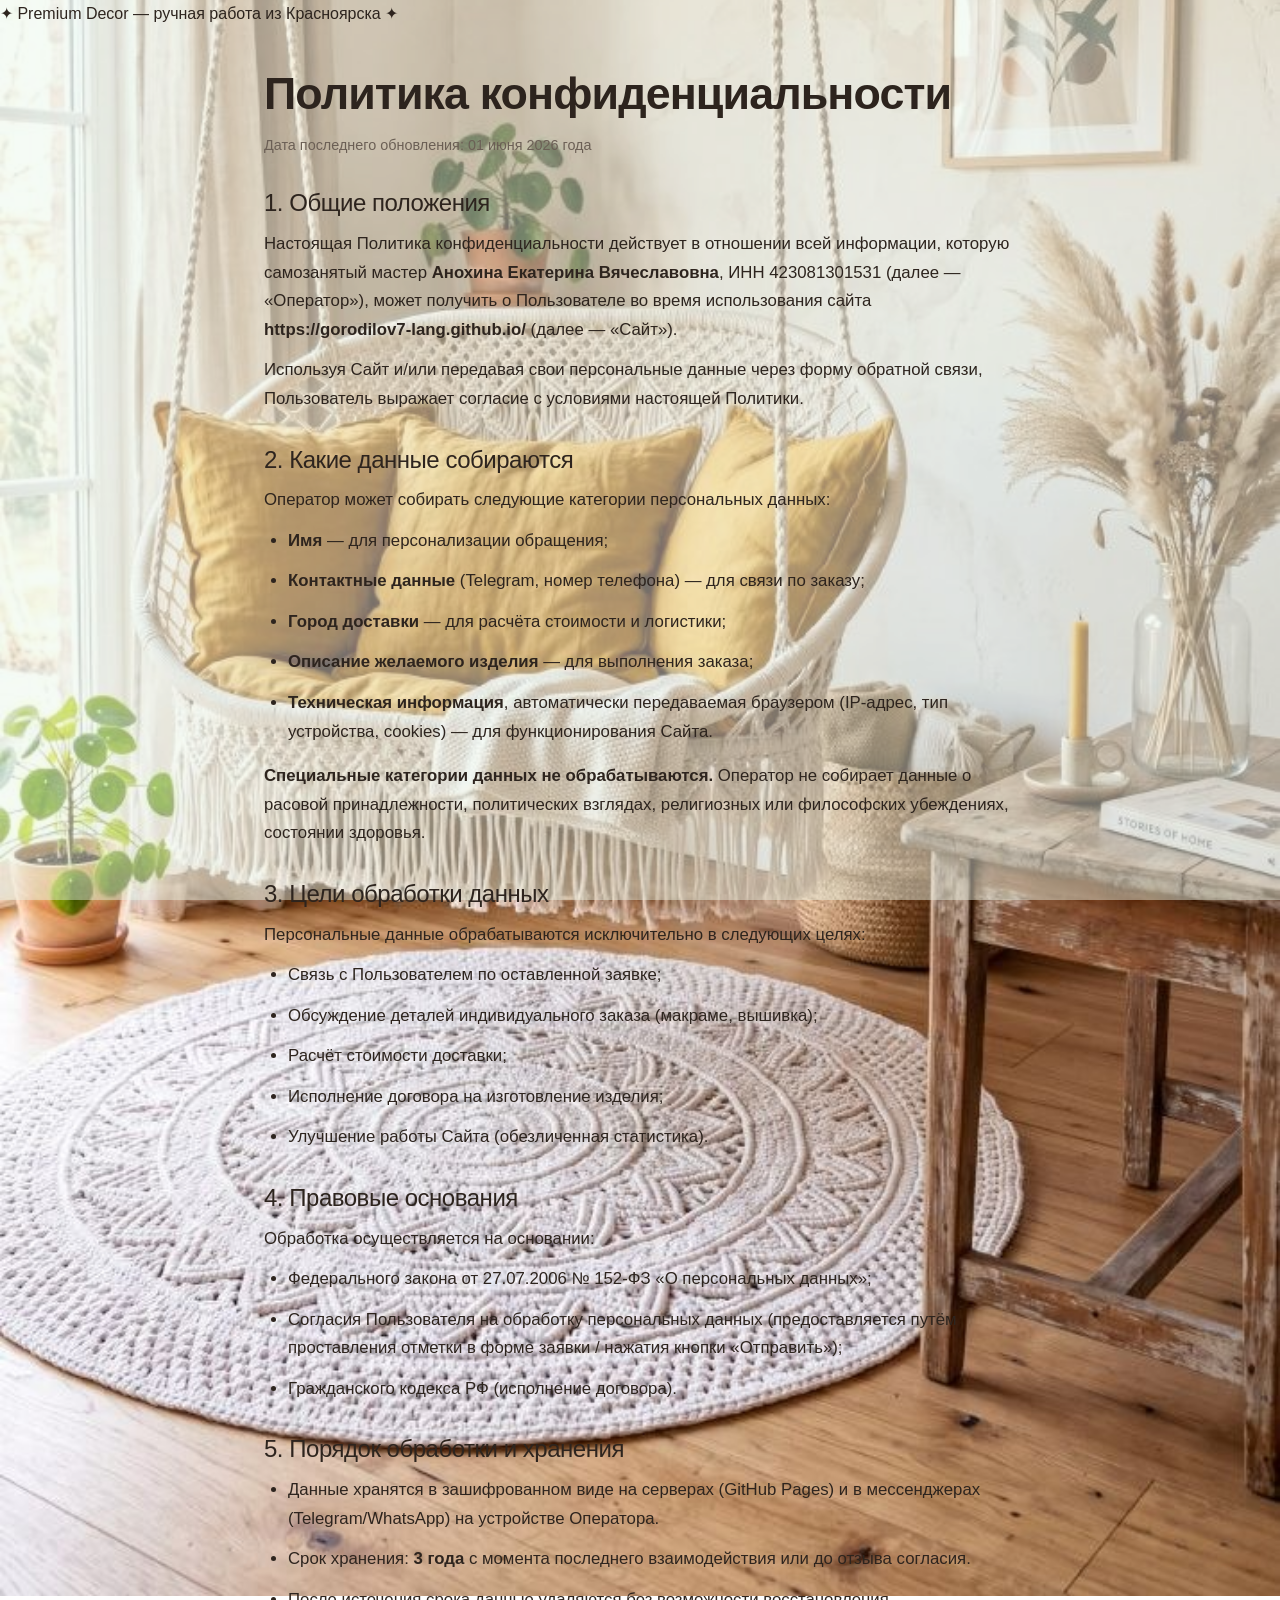
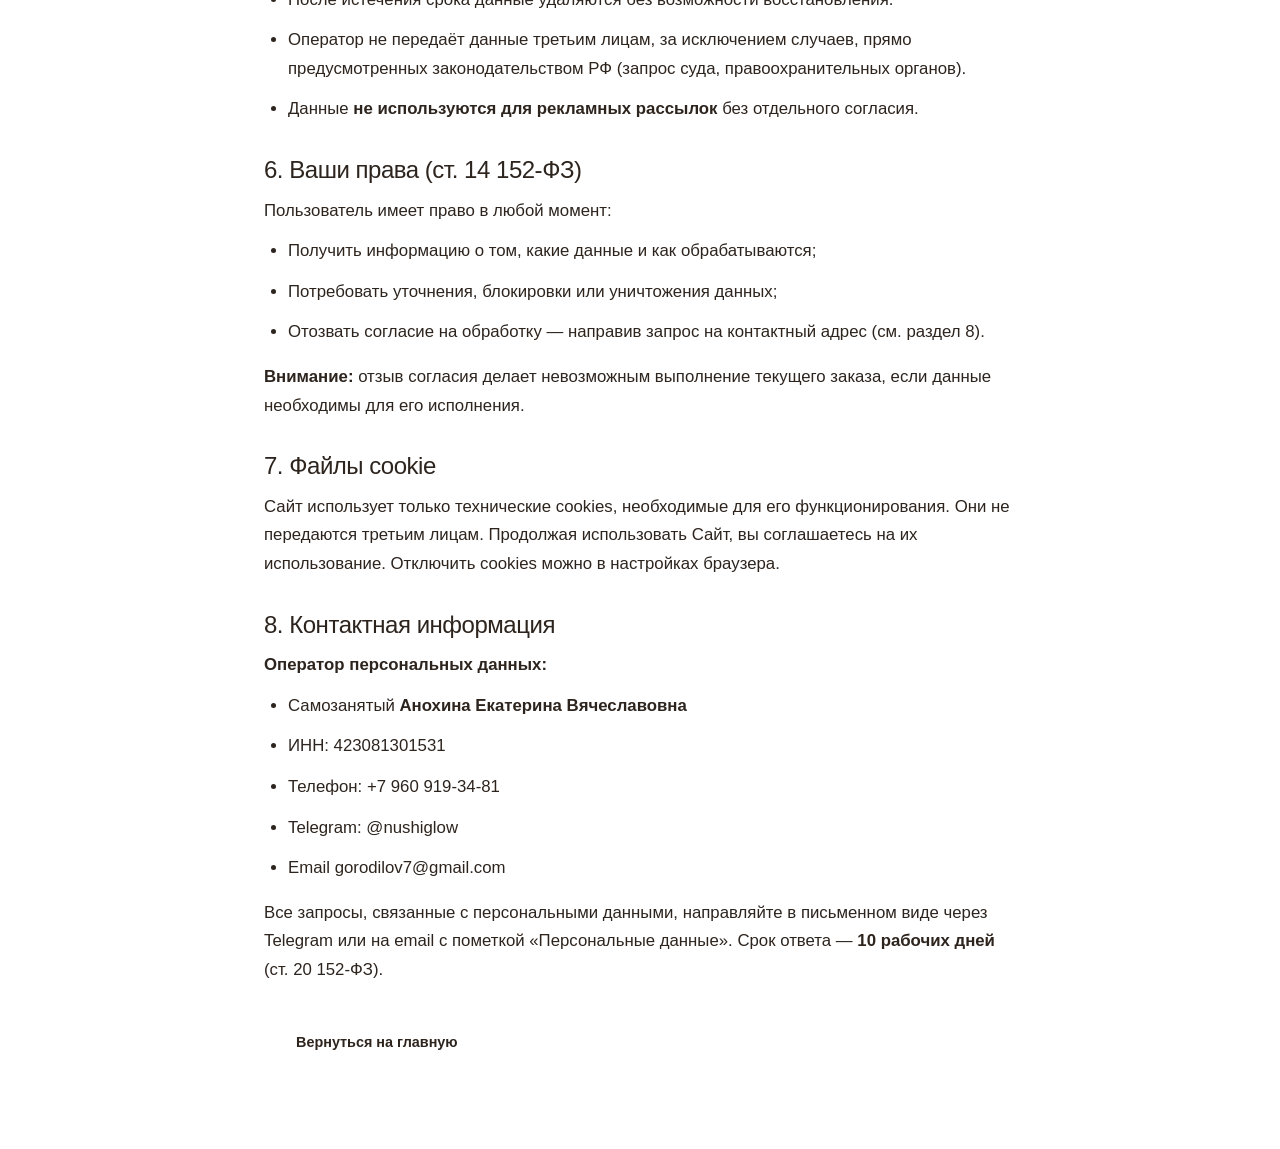
<file: privacy/index.html>
<!doctype html>
<html lang="ru">
<head>
  <meta charset="utf-8">
  <meta name="viewport" content="width=device-width, initial-scale=1">
  <title>Политика конфиденциальности — Premium Decor</title>
  <meta name="robots" content="noindex, follow">
  <link rel="stylesheet" href="/assets/css/main.css">
  <style>
    .policy {
      max-width: 800px;
      margin: 0 auto;
      padding: 40px 24px 80px;
    }
    .policy h1 {
      font-size: clamp(2rem, 5vw, 2.8rem);
      margin-bottom: 12px;
    }
    .policy .updated {
      color: var(--text-muted);
      font-size: 0.9rem;
      margin-bottom: 32px;
    }
    .policy h2 {
      font-size: 1.5rem;
      margin: 32px 0 12px;
      font-weight: 500;
    }
    .policy p, .policy li {
      font-size: 1.05rem;
      line-height: 1.7;
      margin-bottom: 12px;
      color: var(--text);
    }
    .policy ul {
      padding-left: 24px;
      margin-bottom: 16px;
    }
    .policy strong {
      font-weight: 600;
    }
  </style>
</head>
<body>
  <div class="order-note" role="note">
    <span aria-hidden="true">✦</span> Premium Decor — ручная работа из Красноярска <span aria-hidden="true">✦</span>
  </div>

  <main class="policy">
    <h1>Политика конфиденциальности</h1>
    <p class="updated">Дата последнего обновления: 01 июня 2026 года</p>

    <h2>1. Общие положения</h2>
    <p>
      Настоящая Политика конфиденциальности действует в отношении всей информации,
      которую самозанятый мастер <strong>Анохина Екатерина Вячеславовна</strong>,
      ИНН 423081301531 (далее — «Оператор»),
      может получить о Пользователе во время использования сайта
      <strong>https://gorodilov7-lang.github.io/</strong> (далее — «Сайт»).
    </p>
    <p>
      Используя Сайт и/или передавая свои персональные данные через форму обратной связи,
      Пользователь выражает согласие с условиями настоящей Политики.
    </p>

    <h2>2. Какие данные собираются</h2>
    <p>Оператор может собирать следующие категории персональных данных:</p>
    <ul>
      <li><strong>Имя</strong> — для персонализации обращения;</li>
      <li><strong>Контактные данные</strong> (Telegram, номер телефона) — для связи по заказу;</li>
      <li><strong>Город доставки</strong> — для расчёта стоимости и логистики;</li>
      <li><strong>Описание желаемого изделия</strong> — для выполнения заказа;</li>
      <li><strong>Техническая информация</strong>, автоматически передаваемая браузером (IP-адрес, тип устройства, cookies) — для функционирования Сайта.</li>
    </ul>
    <p>
      <strong>Специальные категории данных не обрабатываются.</strong>
      Оператор не собирает данные о расовой принадлежности, политических взглядах,
      религиозных или философских убеждениях, состоянии здоровья.
    </p>

    <h2>3. Цели обработки данных</h2>
    <p>Персональные данные обрабатываются исключительно в следующих целях:</p>
    <ul>
      <li>Связь с Пользователем по оставленной заявке;</li>
      <li>Обсуждение деталей индивидуального заказа (макраме, вышивка);</li>
      <li>Расчёт стоимости доставки;</li>
      <li>Исполнение договора на изготовление изделия;</li>
      <li>Улучшение работы Сайта (обезличенная статистика).</li>
    </ul>

    <h2>4. Правовые основания</h2>
    <p>Обработка осуществляется на основании:</p>
    <ul>
      <li>Федерального закона от 27.07.2006 № 152-ФЗ «О персональных данных»;</li>
      <li>Согласия Пользователя на обработку персональных данных (предоставляется путём проставления отметки в форме заявки / нажатия кнопки «Отправить»);</li>
      <li>Гражданского кодекса РФ (исполнение договора).</li>
    </ul>

    <h2>5. Порядок обработки и хранения</h2>
    <ul>
      <li>Данные хранятся в зашифрованном виде на серверах (GitHub Pages) и в мессенджерах (Telegram/WhatsApp) на устройстве Оператора.</li>
      <li>Срок хранения: <strong>3 года</strong> с момента последнего взаимодействия или до отзыва согласия.</li>
      <li>После истечения срока данные удаляются без возможности восстановления.</li>
      <li>Оператор не передаёт данные третьим лицам, за исключением случаев, прямо предусмотренных законодательством РФ (запрос суда, правоохранительных органов).</li>
      <li>Данные <strong>не используются для рекламных рассылок</strong> без отдельного согласия.</li>
    </ul>

    <h2>6. Ваши права (ст. 14 152-ФЗ)</h2>
    <p>Пользователь имеет право в любой момент:</p>
    <ul>
      <li>Получить информацию о том, какие данные и как обрабатываются;</li>
      <li>Потребовать уточнения, блокировки или уничтожения данных;</li>
      <li>Отозвать согласие на обработку — направив запрос на контактный адрес (см. раздел 8).</li>
    </ul>
    <p>
      <strong>Внимание:</strong> отзыв согласия делает невозможным выполнение текущего заказа,
      если данные необходимы для его исполнения.
    </p>

    <h2>7. Файлы cookie</h2>
    <p>
      Сайт использует только технические cookies, необходимые для его функционирования.
      Они не передаются третьим лицам. Продолжая использовать Сайт, вы соглашаетесь
      на их использование. Отключить cookies можно в настройках браузера.
    </p>

    <h2>8. Контактная информация</h2>
    <p><strong>Оператор персональных данных:</strong></p>
    <ul>
      <li>Самозанятый <strong>Анохина Екатерина Вячеславовна</strong></li>
      <li>ИНН: 423081301531</li>
      <li>Телефон: <a href="tel:+79609193481">+7 960 919-34-81</a></li>
      <li>Telegram: <a href="https://t.me/nushiglow" target="_blank" rel="noopener noreferrer">@nushiglow</a></li>
      <li>Email <a href="mailto:gorodilov7@gmail.com">gorodilov7@gmail.com</a>
	  </li>
    </ul>
    <p>
      Все запросы, связанные с персональными данными, направляйте в письменном виде
      через Telegram или на email с пометкой «Персональные данные».
      Срок ответа — <strong>10 рабочих дней</strong> (ст. 20 152-ФЗ).
    </p>

    <div style="margin-top: 32px;">
      <a href="/" class="btn secondary">Вернуться на главную</a>
    </div>
  </main>
</body>
</html>
</file>
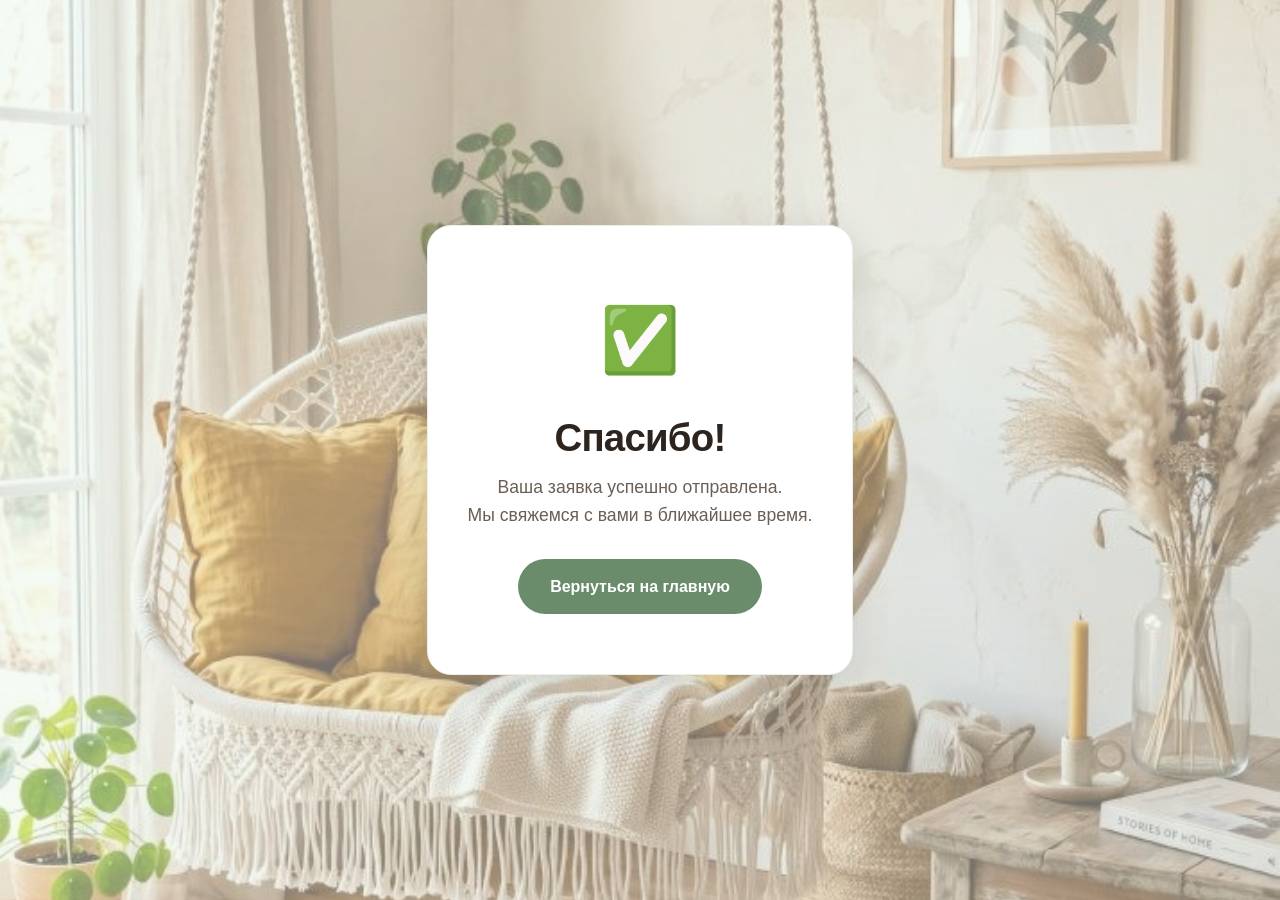
<file: thank-you.html>
<!DOCTYPE html>
<html lang="ru">
<head>
  <meta charset="UTF-8" />
  <meta name="viewport" content="width=device-width, initial-scale=1.0" />
  <title>Спасибо! — SilkSoul</title>
  <link rel="stylesheet" href="assets/css/main.css" />
  <style>
    body {
      background: var(--bg-light);
      display: flex;
      align-items: center;
      justify-content: center;
      min-height: 100vh;
      margin: 0;
      font-family: var(--font-body);
    }
    .thank-you-container {
      max-width: 600px;
      padding: 60px 40px;
      background: var(--surface);
      border-radius: 24px;
      box-shadow: var(--shadow-hover);
      text-align: center;
      border: 1px solid var(--border-light);
    }
    .thank-you-icon {
      font-size: 4rem;
      margin-bottom: 20px;
    }
    .thank-you-title {
      font-family: var(--font-display);
      font-size: 2.4rem;
      color: var(--text);
      margin-bottom: 12px;
    }
    .thank-you-text {
      color: var(--text-muted);
      font-size: 1.1rem;
      line-height: 1.6;
      margin-bottom: 30px;
    }
    .btn-back {
      display: inline-block;
      padding: 14px 32px;
      background: var(--primary);
      color: #fff;
      border-radius: 50px;
      font-weight: 600;
      transition: all var(--transition);
    }
    .btn-back:hover {
      background: var(--primary-dark);
      transform: translateY(-2px);
    }
    @media (max-width: 480px) {
      .thank-you-container {
        padding: 40px 20px;
        margin: 20px;
      }
      .thank-you-title {
        font-size: 1.8rem;
      }
    }
  </style>
</head>
<body>
  <div class="thank-you-container">
    <div class="thank-you-icon">✅</div>
    <h1 class="thank-you-title">Спасибо!</h1>
    <p class="thank-you-text">
      Ваша заявка успешно отправлена.<br />
      Мы свяжемся с вами в ближайшее время.
    </p>
    <a href="/" class="btn-back">Вернуться на главную</a>
  </div>
</body>
</html>
</file>
<file: assets/css/main.css>
/* =========================================
   1. Variables - Light Green + Beige
   ========================================= */
:root {
  --bg: #E8F5E9;
  --bg-light: #F1F8F2;
  --bg-card: #FFFFFF;
  --surface: #FFFFFF;
  --text: #2D241E;
  --text-muted: #6B5F55;
  --text-light: #9A8B7E;
  
  --beige: #D4C5B2;
  --beige-dark: #C4B5A2;
  --beige-light: #E8DDD0;
  --beige-lighter: #F5EFE8;
  
  --primary: #6B8C6B;
  --primary-dark: #5A7A5A;
  --primary-light: #8AA88A;
  --accent: #D4C5B2;
  --accent-light: #E8DDD0;
  
  --gold: #D4A373;
  --gold-light: #F0DFC8;
  
  --border: #DCE8DC;
  --border-light: #E8F0E8;
  
  --radius: 16px;
  --radius-sm: 8px;
  --radius-lg: 24px;
  
  --font-body: 'Outfit', -apple-system, sans-serif;
  --font-display: 'Space Grotesk', 'Inter', sans-serif;
  
  --transition: 0.4s cubic-bezier(0.4, 0, 0.2, 1);
  --shadow: 0 4px 24px rgba(0, 0, 0, 0.06);
  --shadow-hover: 0 8px 40px rgba(0, 0, 0, 0.1);
}

/* =========================================
   2. Reset & Base
   ========================================= */
* { 
  margin: 0; 
  padding: 0; 
  box-sizing: border-box; 
}

html { 
  scroll-behavior: smooth; 
  font-size: 16px;
}

body {
  background: transparent;
  font-family: var(--font-body);
  font-weight: 400;
  color: var(--text);
  line-height: 1.7;
  -webkit-font-smoothing: antialiased;
  display: flex;
  flex-direction: column;
  min-height: 100vh;
}

h1, h2, h3, h4, h5, h6 {
  font-family: var(--font-display);
  font-weight: 700;
  line-height: 1.2;
  letter-spacing: -0.02em;
}

img { 
  max-width: 100%; 
  display: block; 
  height: auto;
}

a { 
  color: inherit; 
  text-decoration: none; 
  transition: all var(--transition); 
}

.highlight {
  background: linear-gradient(135deg, var(--primary), #8AA88A);
  -webkit-background-clip: text;
  -webkit-text-fill-color: transparent;
  background-clip: text;
}

/* =========================================
   3. Accessibility
   ========================================= */
.skip-link {
  position: absolute; 
  left: -999px; 
  top: 12px;
  background: var(--surface); 
  border: 2px solid var(--primary);
  padding: 12px 20px; 
  border-radius: 8px; 
  z-index: 1000;
  color: var(--text); 
  font-weight: 600;
}

.skip-link:focus { 
  left: 12px; 
  outline: 3px solid var(--primary); 
}

:focus-visible { 
  outline: 2px solid var(--primary); 
  outline-offset: 3px; 
}

/* =========================================
   4. Container
   ========================================= */
.container { 
  max-width: 1200px; 
  margin: 0 auto; 
  padding: 0 24px; 
}

/* =========================================
   5. Header
   ========================================= */
.header {
  position: sticky; 
  top: 0; 
  z-index: 100;
  background: rgba(255, 255, 255, 0.92);
  backdrop-filter: blur(20px);
  border-bottom: 1px solid var(--border-light);
  transition: all var(--transition);
}

.header.scrolled { 
  box-shadow: var(--shadow); 
}

.navbar {
  display: flex; 
  justify-content: space-between; 
  align-items: center;
  padding: 16px 0; 
  gap: 24px;
}

.logo {
  font-family: var(--font-display);
  font-size: 1.4rem;
  font-weight: 700;
  color: var(--text);
  display: flex;
  align-items: center;
  gap: 8px;
}

.logo-icon {
  color: var(--primary);
  font-size: 1.1rem;
  animation: pulse-icon 3s ease-in-out infinite;
}

@keyframes pulse-icon {
  0%, 100% { transform: scale(1); }
  50% { transform: scale(1.15) rotate(15deg); }
}

.logo-dot { 
  color: var(--primary); 
  font-weight: 400; 
}

.nav-links {
  display: flex; 
  gap: 32px; 
  list-style: none; 
  align-items: center;
}

.nav-links a {
  font-size: 0.9rem;
  font-weight: 500;
  color: var(--text-muted);
  position: relative;
}

.nav-links a:hover { 
  color: var(--primary); 
}

.nav-links a::after {
  content: '';
  position: absolute;
  bottom: -4px;
  left: 50%;
  transform: translateX(-50%);
  width: 0;
  height: 2px;
  background: var(--primary);
  transition: width var(--transition);
}

.nav-links a:hover::after { 
  width: 100%; 
}

.nav-cta {
  background: var(--beige);
  color: var(--text);
  padding: 10px 24px;
  border-radius: 50px;
  font-size: 0.85rem;
  font-weight: 600;
  transition: all var(--transition);
  white-space: nowrap;
}

.nav-cta:hover {
  background: var(--beige-dark);
  transform: translateY(-2px);
  box-shadow: 0 4px 20px rgba(212, 197, 178, 0.3);
}

/* =========================================
   6. Burger Menu
   ========================================= */
.burger-menu {
  display: none; 
  background: none; 
  border: none; 
  cursor: pointer;
  width: 30px; 
  height: 24px; 
  position: relative; 
  z-index: 101; 
  padding: 0;
}

.burger-menu span {
  display: block; 
  width: 100%; 
  height: 2px; 
  background: var(--text);
  position: absolute; 
  left: 0; 
  transition: all var(--transition); 
  border-radius: 2px;
}

.burger-menu span:nth-child(1) { top: 0; }
.burger-menu span:nth-child(2) { top: 11px; }
.burger-menu span:nth-child(3) { bottom: 0; }

.burger-menu.active span:nth-child(1) { 
  transform: rotate(45deg); 
  top: 11px; 
}

.burger-menu.active span:nth-child(2) { 
  opacity: 0; 
}

.burger-menu.active span:nth-child(3) { 
  transform: rotate(-45deg); 
  bottom: 11px; 
}

/* =========================================
   7. Hero Section - Full Screen Background
   ========================================= */
.hero {
  background: transparent !important;
  min-height: 100vh;
  display: flex;
  align-items: center;
  justify-content: center;
  padding: 40px 0;
  position: relative;
}

.hero::before {
  display: none;
}

.hero .container {
  position: relative;
  z-index: 1;
  width: 100%;
}

.hero-glow {
  display: none;
}

.hero-grid {
  display: flex;
  justify-content: center;
  align-items: center;
  position: relative;
  z-index: 1;
}

.hero-content {
  background: rgba(255, 255, 255, 0.92);
  backdrop-filter: blur(12px);
  border-radius: 24px;
  padding: 56px 48px;
  border: 1px solid rgba(255, 255, 255, 0.3);
  box-shadow: 0 8px 40px rgba(0, 0, 0, 0.08);
  transition: transform 0.3s ease, box-shadow 0.3s ease;
  max-width: 780px;
  width: 100%;
  margin: 0 auto;
}

.hero-content:hover {
  transform: translateY(-4px);
  box-shadow: 0 12px 60px rgba(0, 0, 0, 0.12);
}

.hero-badge {
  display: inline-flex;
  align-items: center;
  gap: 10px;
  background: rgba(232, 245, 233, 0.6);
  border: 1px solid var(--border-light);
  padding: 8px 16px 8px 12px;
  border-radius: 50px;
  font-size: 0.75rem;
  font-weight: 500;
  color: var(--text-muted);
  margin-bottom: 20px;
  letter-spacing: 0.04em;
  text-transform: uppercase;
}

.badge-dot {
  display: inline-block;
  width: 8px;
  height: 8px;
  border-radius: 50%;
  background: var(--primary);
  animation: blink-dot 2s ease-in-out infinite;
}

@keyframes blink-dot {
  0%, 100% { opacity: 1; }
  50% { opacity: 0.3; }
}

.hero-title {
  font-size: clamp(2.4rem, 4.5vw, 3.2rem);
  margin-bottom: 16px;
  line-height: 1.15;
  color: var(--text);
  text-align: center;
}

.hero-title .highlight {
  display: inline-block;
}

.hero-subtitle {
  font-size: 1.05rem;
  color: var(--text-muted);
  margin-bottom: 24px;
  line-height: 1.7;
  text-align: center;
}

.hero-actions {
  display: flex;
  gap: 12px;
  flex-wrap: wrap;
  margin-bottom: 24px;
  justify-content: center;
}

.hero-stats {
  display: flex;
  gap: 40px;
  flex-wrap: wrap;
  padding-top: 20px;
  border-top: 1px solid var(--border-light);
  justify-content: center;
}

.stat-item {
  display: flex;
  flex-direction: column;
  align-items: center;
}

.stat-number {
  font-family: var(--font-display);
  font-size: 1.4rem;
  font-weight: 700;
  color: var(--primary);
  line-height: 1;
}

.stat-label {
  font-size: 0.75rem;
  color: var(--text-muted);
  margin-top: 4px;
}

/* =========================================
   8. Buttons
   ========================================= */
.btn {
  display: inline-flex;
  align-items: center;
  justify-content: center;
  gap: 8px;
  padding: 14px 32px;
  border-radius: 50px;
  font-size: 0.9rem;
  font-weight: 600;
  transition: all var(--transition);
  cursor: pointer;
  border: none;
  text-align: center;
  user-select: none;
}

.btn-primary {
  background: var(--beige);
  color: var(--text);
  box-shadow: 0 4px 20px rgba(212, 197, 178, 0.3);
}

.btn-primary:hover {
  background: var(--beige-dark);
  transform: translateY(-3px);
  box-shadow: 0 8px 30px rgba(212, 197, 178, 0.4);
}

.btn-ghost {
  background: transparent;
  border: 2px solid var(--beige);
  color: var(--text);
}

.btn-ghost:hover {
  border-color: var(--beige-dark);
  color: var(--text);
  background: rgba(212, 197, 178, 0.1);
  transform: translateY(-3px);
}

.btn-full { 
  width: 100%; 
}

/* =========================================
   9. Section Headers
   ========================================= */
.section-eyebrow {
  font-size: 0.7rem;
  font-weight: 600;
  text-transform: uppercase;
  letter-spacing: 0.12em;
  color: var(--primary);
  margin-bottom: 12px;
  display: block;
}

.section-header {
  text-align: center;
  margin-bottom: 40px;
  max-width: 700px;
  margin-left: auto;
  margin-right: auto;
}

.section-title {
  font-size: clamp(2rem, 3.2vw, 2.8rem);
  margin-bottom: 16px;
}

.section-subtitle {
  color: var(--text-muted);
  font-size: 1.05rem;
  line-height: 1.6;
}

/* =========================================
   10. About Section - ОДИНАКОВЫЙ РАЗМЕР
   ========================================= */
.about {
  padding: 80px 0;
  background: transparent !important;
}

.about-grid {
  display: grid;
  grid-template-columns: 1fr 1fr;
  gap: 60px;
  align-items: stretch;
  direction: rtl;
}

.about-media {
  border-radius: var(--radius-lg);
  overflow: hidden;
  box-shadow: var(--shadow-hover);
  position: relative;
  background: rgba(255, 255, 255, 0.92);
  backdrop-filter: blur(12px);
  border: 1px solid rgba(255, 255, 255, 0.3);
  padding: 12px;
  order: 2;
  transition: transform 0.5s cubic-bezier(0.25, 0.46, 0.45, 0.94), 
              box-shadow 0.5s cubic-bezier(0.25, 0.46, 0.45, 0.94);
  width: 100%;
  display: flex;
  align-items: center;
  justify-content: center;
  min-height: 300px;
}

.about-media:hover {
  transform: scale(1.02);
  box-shadow: 0 16px 70px rgba(0, 0, 0, 0.18);
}

.about-media img {
  width: 100%;
  height: 100%;
  object-fit: cover;
  border-radius: 16px;
  transition: transform 0.6s cubic-bezier(0.25, 0.46, 0.45, 0.94);
}

.about-media:hover img {
  transform: scale(1.05);
}

.about-text {
  background: rgba(255, 255, 255, 0.92);
  backdrop-filter: blur(12px);
  border-radius: 24px;
  padding: 48px 40px;
  border: 1px solid rgba(255, 255, 255, 0.3);
  box-shadow: 0 8px 40px rgba(0, 0, 0, 0.08);
  order: 2;
  display: flex;
  flex-direction: column;
  justify-content: center;
  min-height: 300px;
}

.about-lead {
  font-size: 1.15rem;
  font-weight: 600;
  margin-bottom: 12px;
  color: var(--primary);
  font-family: var(--font-display);
}

.about-body {
  color: var(--text-muted);
  margin-bottom: 28px;
  line-height: 1.7;
}

.about-features {
  display: flex;
  gap: 16px;
  flex-wrap: wrap;
}

.feature {
  display: flex;
  align-items: center;
  gap: 8px;
  background: rgba(232, 245, 233, 0.6);
  padding: 8px 16px;
  border-radius: 50px;
  font-size: 0.85rem;
  border: 1px solid var(--border-light);
  color: var(--text-muted);
}

.feature-icon { 
  font-size: 1.1rem; 
}

/* =========================================
   11. Catalog Section
   ========================================= */
.catalog {
  padding: 80px 0;
  background: transparent !important;
}

.catalog-grid {
  display: grid;
  grid-template-columns: repeat(3, 1fr);
  gap: 30px;
}

.catalog-card {
  background: rgba(255, 255, 255, 0.92);
  backdrop-filter: blur(12px);
  border-radius: var(--radius-lg);
  overflow: hidden;
  transition: all var(--transition);
  border: 1px solid rgba(255, 255, 255, 0.3);
  box-shadow: 0 8px 40px rgba(0, 0, 0, 0.08);
}

.catalog-card:hover {
  transform: translateY(-8px);
  box-shadow: 0 12px 60px rgba(0, 0, 0, 0.15);
  border-color: var(--primary);
}

.card-image {
  position: relative;
  overflow: hidden;
  height: 300px;
  background: transparent;
}

.card-image img {
  width: 100%;
  height: 100%;
  object-fit: cover;
  transition: transform 0.6s ease;
}

.catalog-card:hover .card-image img { 
  transform: scale(1.06); 
}

.card-badge {
  position: absolute;
  top: 16px;
  right: 16px;
  background: var(--primary);
  color: #fff;
  padding: 4px 14px;
  border-radius: 50px;
  font-size: 0.7rem;
  font-weight: 600;
  text-transform: uppercase;
  letter-spacing: 0.05em;
  box-shadow: var(--shadow);
}

.card-body {
  padding: 24px;
  display: flex;
  flex-direction: column;
  gap: 12px;
}

.card-title {
  font-size: 1.2rem;
  font-family: var(--font-display);
}

.card-text {
  color: var(--text-muted);
  font-size: 0.95rem;
  flex-grow: 1;
}

.card-footer {
  display: flex;
  justify-content: space-between;
  align-items: center;
  padding-top: 16px;
  border-top: 1px solid var(--border-light);
}

.price {
  font-weight: 700;
  color: var(--primary);
  font-size: 1.1rem;
}

.card-link {
  color: var(--primary);
  font-weight: 600;
  font-size: 0.95rem;
  display: inline-flex;
  align-items: center;
  gap: 6px;
  transition: all var(--transition);
}

.card-link:hover {
  color: var(--primary-dark);
  gap: 10px;
}

/* =========================================
   12. Gallery Section
   ========================================= */
.gallery {
  padding: 80px 0;
  background: transparent !important;
}

.gallery-filters {
  display: flex;
  justify-content: center;
  gap: 12px;
  margin-bottom: 40px;
  flex-wrap: wrap;
}

.filter-btn {
  background: rgba(255, 255, 255, 0.85);
  backdrop-filter: blur(8px);
  border: 1px solid rgba(255, 255, 255, 0.3);
  padding: 10px 24px;
  border-radius: 50px;
  font-size: 0.85rem;
  font-weight: 500;
  cursor: pointer;
  transition: all var(--transition);
  font-family: var(--font-body);
  color: var(--text-muted);
}

.filter-btn:hover {
  border-color: var(--primary);
  color: var(--primary);
  background: rgba(255, 255, 255, 0.95);
}

.filter-btn.active {
  background: var(--primary);
  color: #fff;
  border-color: var(--primary);
  box-shadow: 0 4px 20px rgba(107, 140, 107, 0.2);
}

.gallery-grid {
  display: grid;
  grid-template-columns: repeat(auto-fill, minmax(280px, 1fr));
  gap: 20px;
}

.gitem {
  display: block;
  position: relative;
  border-radius: var(--radius-sm);
  overflow: hidden;
  cursor: pointer;
  height: 300px;
  background: rgba(255, 255, 255, 0.92);
  backdrop-filter: blur(8px);
  border: 1px solid rgba(255, 255, 255, 0.3);
  transition: all var(--transition);
  padding: 8px;
}

.gitem:hover {
  transform: scale(1.02);
  border-color: var(--primary);
  box-shadow: var(--shadow-hover);
  z-index: 1;
}

.gitem img {
  width: 100%;
  height: 100%;
  object-fit: cover;
  border-radius: 12px;
  transition: transform 0.5s ease;
}

.gitem:hover img { 
  transform: scale(1.03); 
}

.gitem-button {
  position: absolute;
  bottom: 20px;
  right: 20px;
  width: 40px;
  height: 40px;
  border-radius: 50%;
  border: none;
  background: var(--beige);
  color: var(--text);
  font-size: 1.1rem;
  cursor: pointer;
  opacity: 0;
  transform: scale(0.8);
  transition: all 0.3s ease;
  z-index: 2;
  display: flex;
  align-items: center;
  justify-content: center;
  box-shadow: 0 4px 16px rgba(0, 0, 0, 0.1);
}

.gitem:hover .gitem-button,
.gitem:focus-within .gitem-button {
  opacity: 1;
  transform: scale(1);
}

.gitem-button:hover { 
  background: var(--beige-dark); 
}

.gitem:focus-visible {
  outline: 2px solid var(--primary);
  outline-offset: 2px;
}

/* =========================================
   13. Reviews Section
   ========================================= */
.reviews {
  padding: 80px 0;
  background: transparent !important;
}

.reviews-grid {
  display: grid;
  grid-template-columns: repeat(auto-fit, minmax(300px, 1fr));
  gap: 30px;
}

.review-card {
  background: rgba(255, 255, 255, 0.92);
  backdrop-filter: blur(12px);
  padding: 32px;
  border-radius: var(--radius-lg);
  border: 1px solid rgba(255, 255, 255, 0.3);
  transition: all var(--transition);
  box-shadow: 0 8px 40px rgba(0, 0, 0, 0.08);
}

.review-card:hover {
  box-shadow: 0 12px 60px rgba(0, 0, 0, 0.15);
  transform: translateY(-4px);
  border-color: var(--primary);
}

.review-stars {
  color: var(--gold);
  font-size: 1.2rem;
  margin-bottom: 16px;
  letter-spacing: 2px;
}

.review-text {
  font-style: italic;
  margin-bottom: 20px;
  color: var(--text);
  font-size: 1rem;
  line-height: 1.6;
}

.review-author {
  display: flex;
  flex-direction: column;
}

.review-author cite {
  font-weight: 600;
  color: var(--primary);
  font-style: normal;
}

.review-location {
  font-size: 0.8rem;
  color: var(--text-muted);
  margin-top: 2px;
}

/* =========================================
   14. Contact Section
   ========================================= */
.contact {
  padding: 80px 0;
  background: transparent !important;
}

.contact-grid {
  display: grid;
  grid-template-columns: 1fr 1.5fr;
  gap: 60px;
  align-items: start;
}

.contact-info {
  background: rgba(255, 255, 255, 0.92);
  backdrop-filter: blur(12px);
  border-radius: 24px;
  padding: 48px 40px;
  border: 1px solid rgba(255, 255, 255, 0.3);
  box-shadow: 0 8px 40px rgba(0, 0, 0, 0.08);
}

.contact-lead {
  margin-bottom: 28px;
  color: var(--text-muted);
  font-size: 1.05rem;
}

.contact-details {
  display: flex;
  flex-direction: column;
  gap: 16px;
}

.contact-link {
  display: flex;
  align-items: center;
  gap: 16px;
  padding: 18px 20px;
  background: rgba(255, 255, 255, 0.6);
  border: 1px solid var(--border-light);
  border-radius: var(--radius-sm);
  transition: all var(--transition);
  box-shadow: var(--shadow);
}

.contact-link:hover {
  border-color: var(--primary);
  transform: translateX(6px);
  box-shadow: var(--shadow-hover);
}

.contact-icon { 
  font-size: 1.2rem; 
  color: var(--primary); 
}

.contact-hours {
  font-size: 0.9rem;
  color: var(--text-muted);
  padding: 12px 0;
}

.contact-form {
  background: rgba(255, 255, 255, 0.92);
  backdrop-filter: blur(12px);
  border-radius: 24px;
  padding: 48px 40px;
  border: 1px solid rgba(255, 255, 255, 0.3);
  box-shadow: 0 8px 40px rgba(0, 0, 0, 0.08);
  display: flex;
  flex-direction: column;
  gap: 18px;
}

.form-row {
  display: grid;
  grid-template-columns: 1fr 1fr;
  gap: 18px;
}

.field {
  display: flex;
  flex-direction: column;
  gap: 8px;
}

.field-label {
  font-size: 0.85rem;
  font-weight: 600;
  color: var(--text-muted);
}

.field input,
.field select,
.field textarea {
  padding: 14px 16px;
  border: 2px solid var(--border-light);
  border-radius: var(--radius-sm);
  background: rgba(255, 255, 255, 0.8);
  font-family: var(--font-body);
  font-size: 0.95rem;
  transition: all var(--transition);
  color: var(--text);
}

.field input:focus,
.field select:focus,
.field textarea:focus {
  outline: none;
  border-color: var(--primary);
  box-shadow: 0 0 0 4px rgba(107, 140, 107, 0.05);
}

.field textarea {
  resize: vertical;
  min-height: 100px;
}

.consent-checkbox {
  display: flex;
  align-items: flex-start;
  gap: 12px;
  font-size: 0.85rem;
  color: var(--text-muted);
}

.consent-checkbox input[type="checkbox"] {
  width: 18px;
  height: 18px;
  min-width: 18px;
  margin-top: 2px;
  accent-color: var(--primary);
  cursor: pointer;
}

.consent-link {
  text-decoration: underline;
  color: var(--primary);
}

.consent-link:hover { 
  color: var(--primary-dark); 
}

/* =========================================
   15. Footer
   ========================================= */
.footer {
  padding: 48px 0;
  border-top: 1px solid rgba(255, 255, 255, 0.3);
  background: rgba(255, 255, 255, 0.85);
  backdrop-filter: blur(12px);
  margin-top: auto;
}

.footer-grid {
  display: flex;
  justify-content: space-between;
  align-items: flex-start;
  flex-wrap: wrap;
  gap: 40px;
}

.logo-footer { 
  font-size: 1.2rem; 
}

.footer-tagline {
  font-size: 0.85rem;
  color: var(--text-muted);
  font-style: italic;
  margin: 4px 0 8px;
}

.footer-copy {
  font-size: 0.85rem;
  color: var(--text-muted);
}

.footer-links h4,
.footer-social h4 {
  font-size: 0.9rem;
  margin-bottom: 12px;
  font-family: var(--font-display);
}

.footer-links a,
.footer-social a {
  display: block;
  font-size: 0.85rem;
  color: var(--text-muted);
  padding: 4px 0;
  transition: color var(--transition);
}

.footer-links a:hover,
.footer-social a:hover {
  color: var(--primary);
}

.social-links { 
  display: flex; 
  gap: 16px; 
  flex-wrap: wrap; 
}

.social-links a { 
  display: inline-flex; 
  gap: 6px; 
  align-items: center; 
}

/* =========================================
   16. Lightbox
   ========================================= */
.lightbox {
  position: fixed; 
  top: 0; 
  left: 0; 
  width: 100%; 
  height: 100%;
  background: rgba(0, 0, 0, 0.85);
  backdrop-filter: blur(8px);
  z-index: 2000;
  display: flex;
  justify-content: center;
  align-items: center;
  opacity: 0;
  transition: opacity 0.3s ease;
  padding: 40px;
}

.lightbox:not([hidden]) { 
  opacity: 1; 
}

.lightbox[hidden] { 
  display: none; 
  pointer-events: none; 
}

.lb-content {
  position: relative;
  max-width: 90vw;
  max-height: 90vh;
}

.lb-img {
  max-width: 90vw;
  max-height: 80vh;
  border-radius: var(--radius-sm);
  box-shadow: 0 0 60px rgba(0,0,0,0.5);
  object-fit: contain;
  display: block;
}

.lb-caption {
  color: rgba(255,255,255,0.8);
  text-align: center;
  margin-top: 16px;
  font-size: 0.95rem;
}

.lb-close {
  position: fixed;
  top: 24px;
  right: 32px;
  background: none;
  border: none;
  color: #fff;
  font-size: 2.8rem;
  cursor: pointer;
  z-index: 2001;
  line-height: 1;
  opacity: 0.6;
  transition: all var(--transition);
  font-family: var(--font-body);
}

.lb-close:hover { 
  opacity: 1; 
  transform: rotate(90deg); 
}

/* =========================================
   17. Back to Top
   ========================================= */
.back-to-top {
  position: fixed;
  bottom: 30px;
  right: 30px;
  z-index: 90;
  width: 50px;
  height: 50px;
  border-radius: 50%;
  border: none;
  background: var(--beige);
  color: var(--text);
  font-size: 1.4rem;
  cursor: pointer;
  transition: all var(--transition);
  box-shadow: 0 4px 20px rgba(212, 197, 178, 0.3);
  opacity: 0;
  transform: translateY(20px);
}

.back-to-top:not([hidden]) {
  opacity: 1;
  transform: translateY(0);
}

.back-to-top:hover {
  background: var(--beige-dark);
  transform: translateY(-4px) scale(1.05);
}

/* =========================================
   18. Animations
   ========================================= */
.fade-up {
  opacity: 0;
  transform: translateY(40px);
  transition: opacity 0.7s ease-out, transform 0.7s ease-out;
}

.fade-up.visible {
  opacity: 1;
  transform: translateY(0);
}

@media (prefers-reduced-motion: reduce) {
  * { 
    animation-duration: 0.01ms !important; 
    transition-duration: 0.01ms !important; 
  }
  .fade-up { 
    opacity: 1 !important; 
    transform: none !important; 
  }
}

/* =========================================
   19. Responsive (Desktop-first, затем Mobile)
   ========================================= */
@media (max-width: 1024px) {
  .hero-grid { gap: 32px; }
  .about-grid { gap: 40px; }
  .contact-grid { gap: 40px; }
  .catalog-grid { grid-template-columns: repeat(2, 1fr); }
  
  .hero-content {
    padding: 40px 32px;
    max-width: 680px;
  }
}

/* --- Все мобильные стили (768px и меньше) --- */
@media (max-width: 768px) {
  /* Burger Menu */
  .burger-menu { display: block; }

  .nav-links {
    position: fixed;
    top: 0;
    right: -100%;
    width: 85%;
    max-width: 320px;
    height: 100vh;
    background: var(--surface);
    flex-direction: column;
    justify-content: center;
    padding: 48px 32px;
    gap: 28px;
    box-shadow: -8px 0 32px rgba(0,0,0,0.08);
    transition: right var(--transition);
    z-index: 99;
    border-left: 1px solid var(--border-light);
  }

  .nav-links.active { right: 0; }
  .nav-links a { font-size: 1.1rem; }
  .nav-cta { display: none; }

  /* Hero */
  .hero {
    min-height: auto;
    padding: 40px 0;
  }
  
  .hero-content {
    padding: 28px 20px;
    border-radius: 20px;
    max-width: 100%;
  }
  
  .hero-title {
    font-size: 1.8rem;
  }
  
  .hero-subtitle {
    font-size: 0.95rem;
  }
  
  .hero-stats {
    gap: 20px;
  }
  
  .stat-number {
    font-size: 1.2rem;
  }

  /* About */
  .about-grid {
    grid-template-columns: 1fr;
    gap: 32px;
    direction: ltr;
    align-items: stretch;
  }
  
  .about-text {
    order: 1;
    padding: 28px 20px;
    min-height: auto;
  }
  
  .about-media {
    order: 2;
    min-height: 250px;
    max-height: 320px;
  }
  
  .about-media:hover {
    transform: none;
  }
  .about-media:hover img {
    transform: none;
  }

  /* Catalog */
  .catalog-grid { 
    grid-template-columns: 1fr; 
    max-width: 400px; 
    margin: 0 auto; 
  }
  .card-image {
    height: 200px !important;
  }

  /* Gallery */
  .gallery-filters { gap: 8px; }
  .filter-btn { 
    padding: 8px 16px; 
    font-size: 0.8rem; 
    min-height: 36px !important;
  }
  .gallery-grid { 
    grid-template-columns: repeat(2, 1fr); 
    gap: 12px; 
  }
  .gitem { height: 200px; }

  /* Contact */
  .contact-grid {
    grid-template-columns: 1fr;
    gap: 32px;
  }
  
  .contact-info,
  .contact-form {
    padding: 28px 20px;
  }
  
  .form-row { grid-template-columns: 1fr; }

  /* Footer */
  .footer-grid {
    flex-direction: column;
    text-align: center;
    gap: 24px;
    align-items: center;
  }
  .footer-links a,
  .social-links a {
    display: inline-block;
    margin: 4px 8px;
  }
  .footer-owner {
    font-size: 0.7rem;
  }

  /* Lightbox */
  .lightbox { padding: 20px; }
  .lb-close { 
    top: 16px; 
    right: 20px; 
    font-size: 2.2rem; 
  }
  
  /* Back to Top */
  .back-to-top { 
    bottom: 20px; 
    right: 20px; 
    width: 44px; 
    height: 44px; 
    font-size: 1.2rem; 
  }

  /* Отключаем фиксацию фона на мобильных */
  body {
    background-attachment: scroll !important;
  }

  /* Куки-баннер (мобильная версия) */
  .cookie-banner {
    padding: 16px 20px;
    font-size: 0.9rem;
    flex-direction: column;
    text-align: center;
    gap: 12px;
  }
  .cookie-accept {
    width: 100%;
    padding: 12px;
  }

  /* Бейджи */
  .card-badge {
    font-size: 0.6rem !important;
    padding: 2px 10px !important;
  }

  /* Отзывы */
  .reviews-grid {
    grid-template-columns: 1fr;
    gap: 16px;
  }
  .review-card {
    padding: 20px;
  }

  /* Увеличенные области клика */
  .btn,
  .nav-cta,
  .filter-btn,
  .card-link,
  .contact-link,
  .gitem-button {
    min-height: 48px;
    min-width: 48px;
  }

  /* Убираем лишние отступы у секций */
  .about,
  .catalog,
  .gallery,
  .reviews,
  .contact {
    padding: 40px 0;
  }

  .hero {
    padding: 20px 0;
    min-height: 90vh;
  }
}

/* --- Очень маленькие экраны (480px и меньше) --- */
@media (max-width: 480px) {
  .container { padding: 0 16px; }
  .hero-title { font-size: 1.5rem; }
  .hero-actions { 
    flex-direction: column; 
    width: 100%; 
  }
  .hero-actions .btn { 
    width: 100%; 
    justify-content: center; 
  }
  .section-title { font-size: 1.6rem; }
  .gallery-grid { 
    grid-template-columns: 1fr; 
    gap: 8px; 
  }
  .gitem { height: 260px; }
  .review-card { padding: 20px; }
  .hero-stats { gap: 16px; }
  .stat-number { font-size: 1.1rem; }
  .about-features { gap: 10px; }
  .feature { font-size: 0.8rem; padding: 6px 12px; }
  
  .hero-content {
    padding: 20px 16px;
  }
  
  .contact-info,
  .contact-form {
    padding: 20px 16px;
  }

  .about-media {
    min-height: 200px;
    max-height: 260px;
  }
}

/* --- Для экранов уже 380px и меньше --- */
@media (max-width: 380px) {
  .hero-title {
    font-size: 1.5rem !important;
  }
  .hero-content {
    padding: 16px 12px !important;
  }
  .stat-number {
    font-size: 1.1rem !important;
  }
  .gitem {
    height: 180px !important;
  }
}

/* =========================================
   20. Full Page Background Image
   ========================================= */
html, body {
  margin: 0;
  padding: 0;
  min-height: 100vh;
}

body {
  background-image: url('../img/works/IMG_04.jpg') !important;
  background-size: cover !important;
  background-position: center !important;
  background-attachment: fixed !important;
  background-repeat: no-repeat !important;
  background-color: transparent !important;
}

body::before {
  content: '';
  position: fixed;
  top: 0;
  left: 0;
  right: 0;
  bottom: 0;
  background: rgba(232, 245, 233, 0.45);
  z-index: -1;
  pointer-events: none;
}

/* =========================================
   21. Дополнительные стили для перевода (Translate)
   ========================================= */
.translate {
  display: block;
  font-size: 0.65rem;
  color: var(--text-muted);
  font-weight: 400;
  letter-spacing: 0.02em;
  opacity: 0.7;
  margin-top: 2px;
  font-family: var(--font-body);
}

.hero-badge .translate {
  display: inline-block;
  font-size: 0.55rem;
  margin-left: 6px;
  opacity: 0.6;
}

.section-title .translate {
  font-size: 0.7rem;
  margin-top: 4px;
}

.about-lead .translate {
  font-size: 0.7rem;
  margin-top: 2px;
}

.footer-tagline .translate {
  display: inline-block;
  font-size: 0.7rem;
  margin-left: 6px;
}

/* =========================================
   22. Cookie Consent Banner (куки-баннер)
   ========================================= */
.cookie-banner {
  position: fixed;
  bottom: 0;
  left: 0;
  right: 0;
  background: rgba(255, 255, 255, 0.95);
  backdrop-filter: blur(10px);
  border-top: 1px solid var(--border-light);
  padding: 24px 32px;
  display: flex;
  align-items: center;
  justify-content: space-between;
  flex-wrap: wrap;
  gap: 20px;
  z-index: 999;
  box-shadow: 0 -4px 20px rgba(0,0,0,0.06);
  font-size: 1.1rem;
}

.cookie-banner p {
  margin: 0;
  font-size: 1.05rem;
  line-height: 1.5;
  color: var(--text-muted);
  flex: 1;
  min-width: 200px;
}

.cookie-banner .translate {
  display: block;
  font-size: 0.8rem;
  opacity: 0.6;
  margin-top: 2px;
}

.cookie-accept {
  padding: 12px 36px;
  font-size: 1rem;
  white-space: nowrap;
}

/* =========================================
   23. Информация об ИП в футере
   ========================================= */
.footer-owner {
  font-size: 0.75rem;
  color: var(--text-muted);
  margin-top: 8px;
  line-height: 1.4;
  opacity: 0.7;
}

.footer-links a {
  font-size: 0.8rem;
}

/* =========================================
   24. Email в футере
   ========================================= */
.footer-email {
  font-size: 0.8rem;
  color: var(--text-muted);
  margin-top: 6px;
}

.footer-email a {
  color: var(--primary);
  text-decoration: none;
  transition: color var(--transition);
}

.footer-email a:hover {
  color: var(--primary-dark);
  text-decoration: underline;
}
</file>
